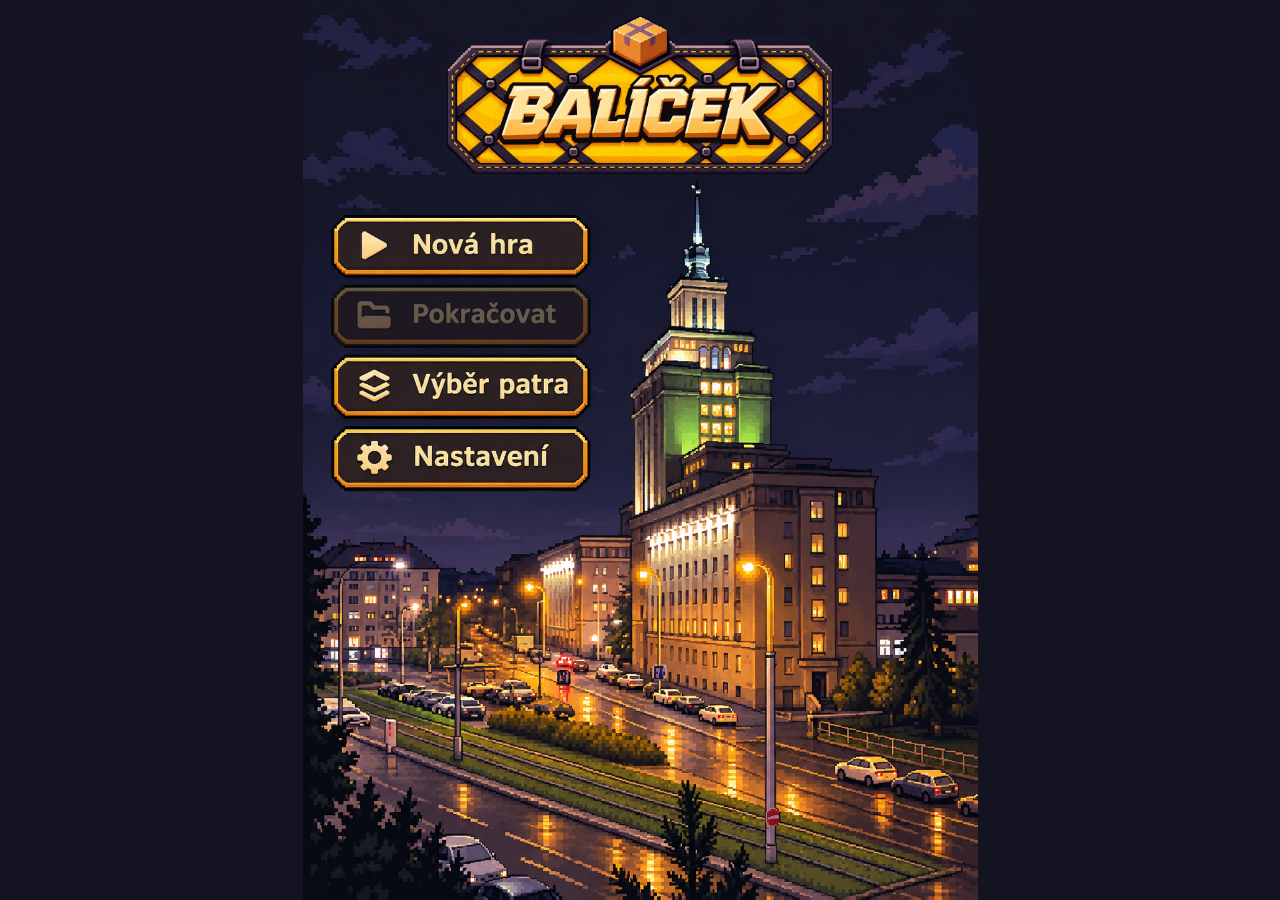
<file: index.html>
<!doctype html>
<html lang="cs">
<head>
  <meta charset="utf-8">
  <meta name="viewport" content="width=device-width,initial-scale=1,viewport-fit=cover">
  <title>BALÍČEK</title>
  <link rel="stylesheet" href="assets/balik-ui.css?v=4">
  <script src="assets/balik-progress.js?v=6" defer></script>
  <script src="assets/game-name.js" defer></script>
  <script src="assets/balik-sound.js?v=3" defer></script>
  <script src="assets/title-audio.js?v=2" defer></script>
  <script src="assets/balik-menu.js?v=7" defer></script>
</head>
<body class="hotel-home">
  <main>
    <img class="hotel-home-art" alt="Noční Hotel International" src="assets/home-background.webp">
    <h1 class="hotel-home-logo">
      <img src="assets/home-logo.jpg" width="1280" height="548" alt="BALÍČEK">
    </h1>
    <button class="home-hit" style="--hit-top:24.2%" type="button" aria-label="Nová hra" id="new"></button>
    <button class="home-hit" style="--hit-top:31.9%" type="button" aria-label="Pokračovat" id="resume" disabled></button>
    <button class="home-hit" style="--hit-top:39.7%" type="button" aria-label="Výběr patra" id="floors"></button>
    <button class="home-hit" style="--hit-top:47.7%" type="button" aria-label="Nastavení" id="settings"></button>
    <p id="home-status" class="home-status" role="status"></p>
  </main>
</body>
</html>
</file>
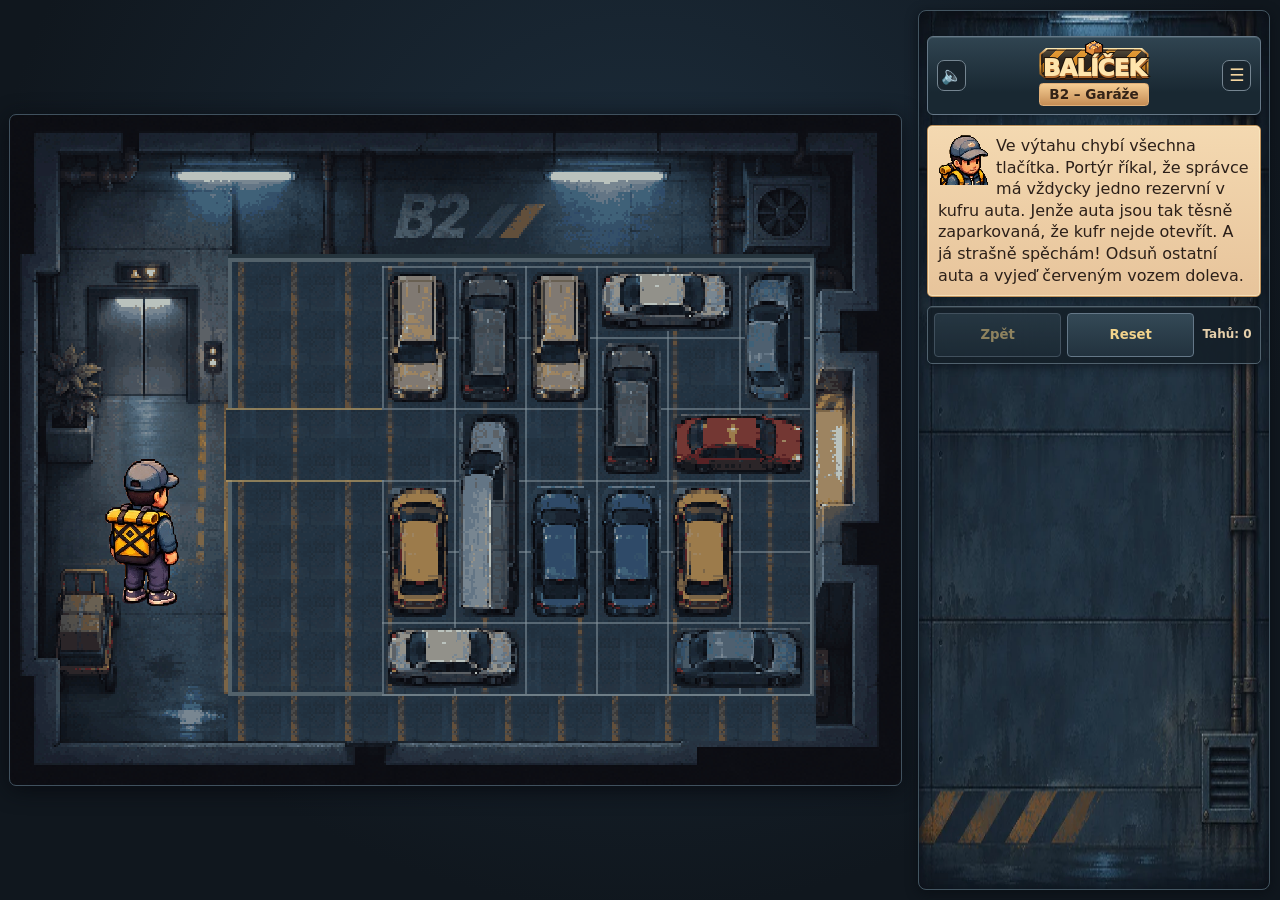
<file: b2/index.html>
<!doctype html>
<html lang="cs" data-balik-floor="B2">
<head>
  <meta charset="utf-8">
  <meta name="viewport" content="width=device-width, initial-scale=1, viewport-fit=cover">
  <title>BALÍČEK | B2 – Garáže</title>
  <script src="../assets/balik-progress.js?v=6"></script>
  <link rel="stylesheet" href="../assets/elevator.css?v=2">
  <link rel="stylesheet" href="../assets/game-name.css?v=2">
  <link rel="stylesheet" href="../assets/balik-ui.css?v=3">
  <style>
    * { box-sizing: border-box; }
    body {
      margin: 0;
      background: #10171e;
      color: #e9d9b6;
      font: 16px/1.45 monospace;
    }
    main {
      width: min(100%, 860px);
      margin: 0 auto;
      padding: max(12px, env(safe-area-inset-top)) max(12px, env(safe-area-inset-right))
        max(12px, env(safe-area-inset-bottom)) max(12px, env(safe-area-inset-left));
    }
    .parking { position: relative; }
    canvas {
      display: block;
      width: 100%;
      height: auto;
      background: #151d24;
      image-rendering: pixelated;
      touch-action: none;
      cursor: grab;
    }
    canvas.dragging { cursor: grabbing; }
    .courier-message {
      display: grid;
      grid-template-columns: clamp(40px, 12vw, 62px) 1fr;
      align-items: center;
      gap: 10px;
      margin: 10px 0;
      padding: 10px 12px;
      border: 1px solid #a7764a;
      border-radius: .5rem;
      background: #f2caa0;
      color: #2c2019;
      box-shadow: inset 0 0 0 1px #ffdfae;
      font-family: system-ui, sans-serif;
    }
    .message {
      margin: 0;
      font-size: clamp(14px, 2.8vw, 16px);
      line-height: 1.3;
    }
    .controls {
      display: flex;
      flex-wrap: wrap;
      gap: 8px;
      align-items: center;
    }
    button {
      min-height: 44px;
      padding: 8px 12px;
      border: 1px solid #7d7156;
      border-radius: 4px;
      background: #28343e;
      color: #f2d38b;
      font: bold 15px/1.4 monospace;
      cursor: pointer;
      touch-action: manipulation;
    }
    button:disabled { cursor: default; opacity: .55; }
    button:focus-visible {
      outline: 2px solid #f2c65c;
      outline-offset: 3px;
    }
    .parking .floor-pickup {
      position: absolute;
      min-height: 0;
      padding: 0;
      border: 3px ridge var(--floor-button-rim);
      border-radius: 50%;
      background: var(--floor-button-brass);
      color: var(--floor-button-ink);
      font-size: clamp(11px, 3.4vw, 20px);
      box-shadow: 0 0 9px #ffca667f;
    }
    .parking .floor-pickup::before {
      position: absolute;
      content: "";
      inset: -8px;
    }
    .parking .elevator-entry {
      min-height: 0;
      padding: 0;
      border: 2px solid #f2c65c;
      border-radius: 3px;
      background: #f2c65c14;
    }
    .trunk {
      position: absolute;
      min-height: 0;
      padding: 0;
      border: 2px solid #f2c65c;
      border-radius: 3px;
      background: #f2c65c23;
      box-shadow: 0 0 12px #f2c65c7c;
    }
    .trunk::before {
      position: absolute;
      content: "";
      inset: -7px;
    }
    .garage-courier {
      position: absolute;
      left: 10.6%;
      bottom: 26.5%;
      width: 8.6%;
      aspect-ratio: 150/292;
    }
    [hidden] { display: none; }
  </style>
  <link rel="stylesheet" href="landscape.css?v=1" media="(orientation: landscape) and (min-width: 540px)">
  <script src="../assets/elevator.js?v=7" defer></script>
  <script src="../assets/balik-sound.js?v=3" defer></script>
  <script src="audio.js?v=3" defer></script>
  <script src="game.js?v=8" defer></script>
  <script src="../assets/game-name.js" defer></script>
  <script src="../assets/balik-menu.js?v=7" defer></script>
</head>
<body>
  <main data-floor="B2">
    <header class="floor-header">
      <button class="floor-control" id="sound-toggle" type="button" aria-label="Zvuk" aria-pressed="true" title="Ztlumit zvuk">🔈</button>
      <h1 class="floor-brand">
        <span class="game-brand game-brand--floor">
          <img class="game-brand-parcel" src="../assets/brand-parcel.png" width="120" height="101" alt="">
          <span class="game-brand-name" data-game-name>BALÍČEK</span>
        </span>
        <span class="floor-label">B2 – Garáže</span>
      </h1>
      <button class="floor-control" id="balik-menu-toggle" type="button" aria-label="Otevřít menu hry">☰</button>
    </header>
    <div class="parking">
      <canvas id="parking" width="450" height="338" aria-label="Parkovací rébus">
        Odsuň auta z dráhy červeného vozu a vyjeď s ním doleva.
      </canvas>
      <span class="courier courier-standing garage-courier" role="img" aria-label="Kurýr"></span>
      <button class="trunk" id="trunk" type="button" aria-label="Otevřít kufr" hidden></button>
      <button class="floor-button floor-pickup" id="pickup" type="button" aria-label="Vyzvednout tlačítko B1" hidden>B1</button>
      <button class="elevator-entry" id="elevator-entry" type="button" aria-label="Nastoupit do výtahu" hidden></button>
    </div>
    <div class="garage-briefing">
      <div class="courier-message">
        <span class="courier courier-portrait" aria-hidden="true"></span>
        <p class="message" id="message" data-dialogue-voice="courier" role="status"></p>
      </div>
      <div class="controls">
        <button id="undo" type="button" disabled>Zpět</button>
        <button id="reset" type="button">Reset</button>
        <span id="count">Tahů: 0</span>
      </div>
    </div>
  </main>
</body>
</html>
</file>
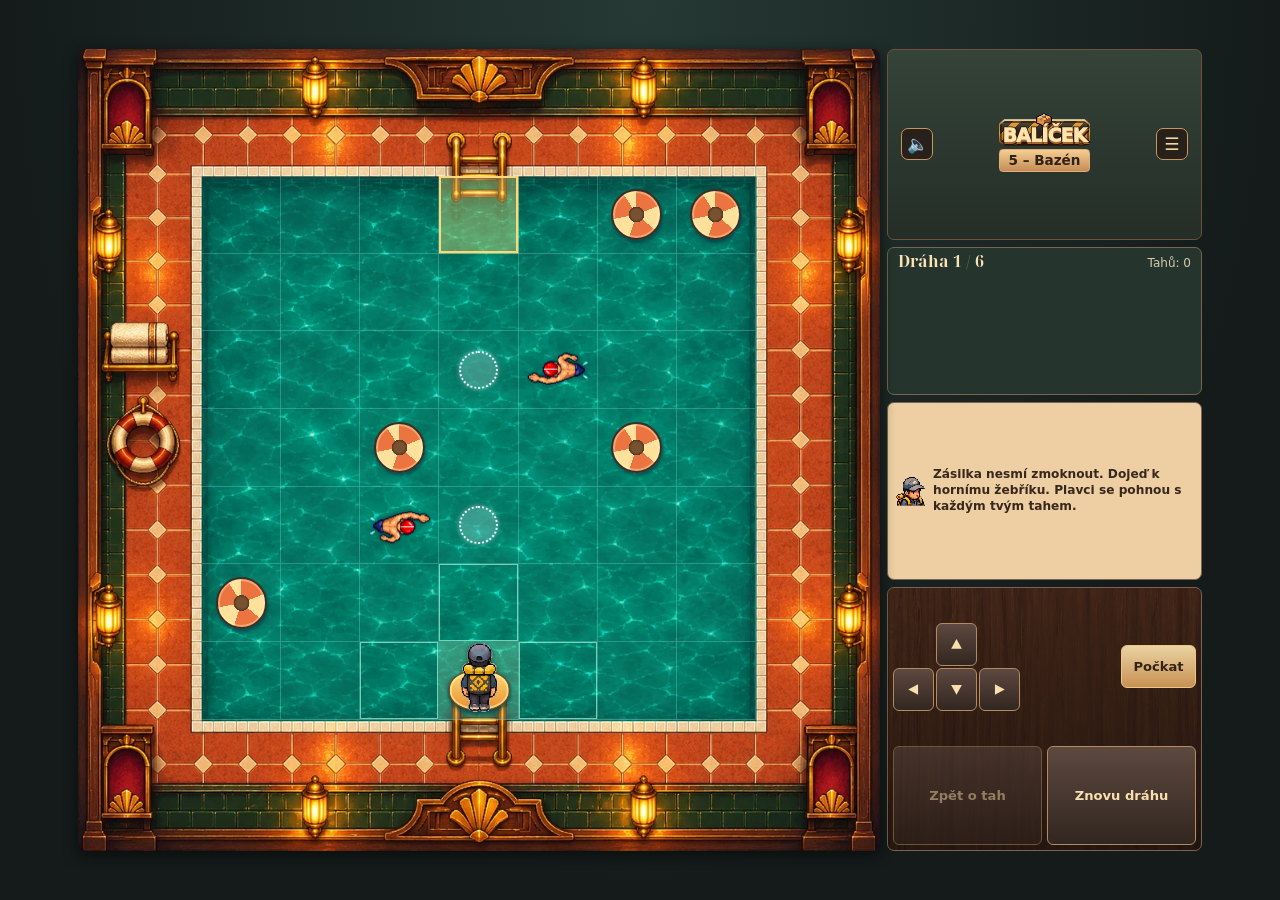
<file: bazen/index.html>
<!doctype html>
<html lang="cs" data-balik-floor="5">
<head>
  <meta charset="utf-8">
  <meta name="viewport" content="width=device-width,initial-scale=1,viewport-fit=cover">
  <title>BALÍČEK | 5 – Bazén</title>
  <script src="../assets/balik-progress.js?v=6"></script>
  <link rel="stylesheet" href="../assets/game-name.css?v=2">
  <link rel="stylesheet" href="../assets/balik-ui.css?v=3">
  <link rel="stylesheet" href="../assets/elevator.css?v=2">
  <link rel="stylesheet" href="pool.css?v=1">
  <link rel="preload" as="image" href="art/pool.webp">
  <link rel="preload" as="image" href="art/swimmer.webp">
  <script src="../assets/game-name.js" defer></script>
  <script src="../assets/balik-sound.js?v=3" defer></script>
  <script src="../assets/elevator.js?v=7" defer></script>
  <script src="audio.js?v=1" defer></script>
  <script src="pool.js?v=2" defer></script>
  <script src="../assets/balik-menu.js?v=7" defer></script>
</head>
<body>
  <main class="pool-level" data-floor="5">
    <header class="floor-header">
      <button class="floor-control" id="sound-toggle" type="button" aria-label="Zvuk">🔈</button>
      <h1 class="floor-brand">
        <span class="game-brand game-brand--floor">
          <img src="../assets/brand-parcel.png" class="game-brand-parcel" width="120" height="101" alt="">
          <span class="game-brand-name" data-game-name>BALÍČEK</span>
        </span>
        <span class="floor-label">5 – Bazén</span>
      </h1>
      <button class="floor-control" id="balik-menu-toggle" type="button" aria-label="Otevřít menu hry">☰</button>
    </header>

    <section class="course" aria-label="Stav dráhy">
      <strong id="course-label">Dráha 1 / 6</strong>
      <span id="move-count">Tahů: 0</span>
    </section>

    <div class="pool-scene">
      <div class="pool-grid" role="group" aria-label="Dráha v bazénu">
        <div class="pool-tiles"></div>
        <div class="pool-tokens" aria-hidden="true"></div>
      </div>
    </div>

    <div class="pool-dialogue">
      <span class="courier courier-portrait" aria-hidden="true"></span>
      <p id="pool-line" role="status" data-dialogue-voice="courier"></p>
    </div>

    <div class="pool-controls">
      <div class="pool-steering">
        <div class="pool-dpad" role="group" aria-label="Pohyb kurýra">
          <button type="button" data-move="up" aria-label="Vzhůru"></button>
          <button type="button" data-move="left" aria-label="Doleva"></button>
          <button type="button" data-move="down" aria-label="Dolů"></button>
          <button type="button" data-move="right" aria-label="Doprava"></button>
        </div>
        <button class="pool-action" type="button" data-move="wait">Počkat</button>
      </div>
      <div class="pool-tools">
        <button type="button" id="undo-turn">Zpět o tah</button>
        <button type="button" id="reset-course">Znovu dráhu</button>
      </div>
      <button class="pool-action pool-next" type="button" id="next-course" hidden>Další dráha</button>
    </div>
    <button id="reset" type="button" hidden>Restartovat patro</button>
  </main>

  <dialog id="gym-preview" class="hotel-menu" aria-labelledby="gym-title">
    <header class="hotel-menu-header">
      <h2 id="gym-title">6 – Posilovna</h2>
      <form method="dialog"><button class="hotel-menu-close" aria-label="Zavřít">×</button></form>
    </header>
    <div class="hotel-menu-content">
      <p>Tlačítko 6 je v panelu. Posilovna se připravuje.</p>
      <a class="hotel-action" href="../">Hlavní obrazovka</a>
    </div>
  </dialog>
</body>
</html>
</file>
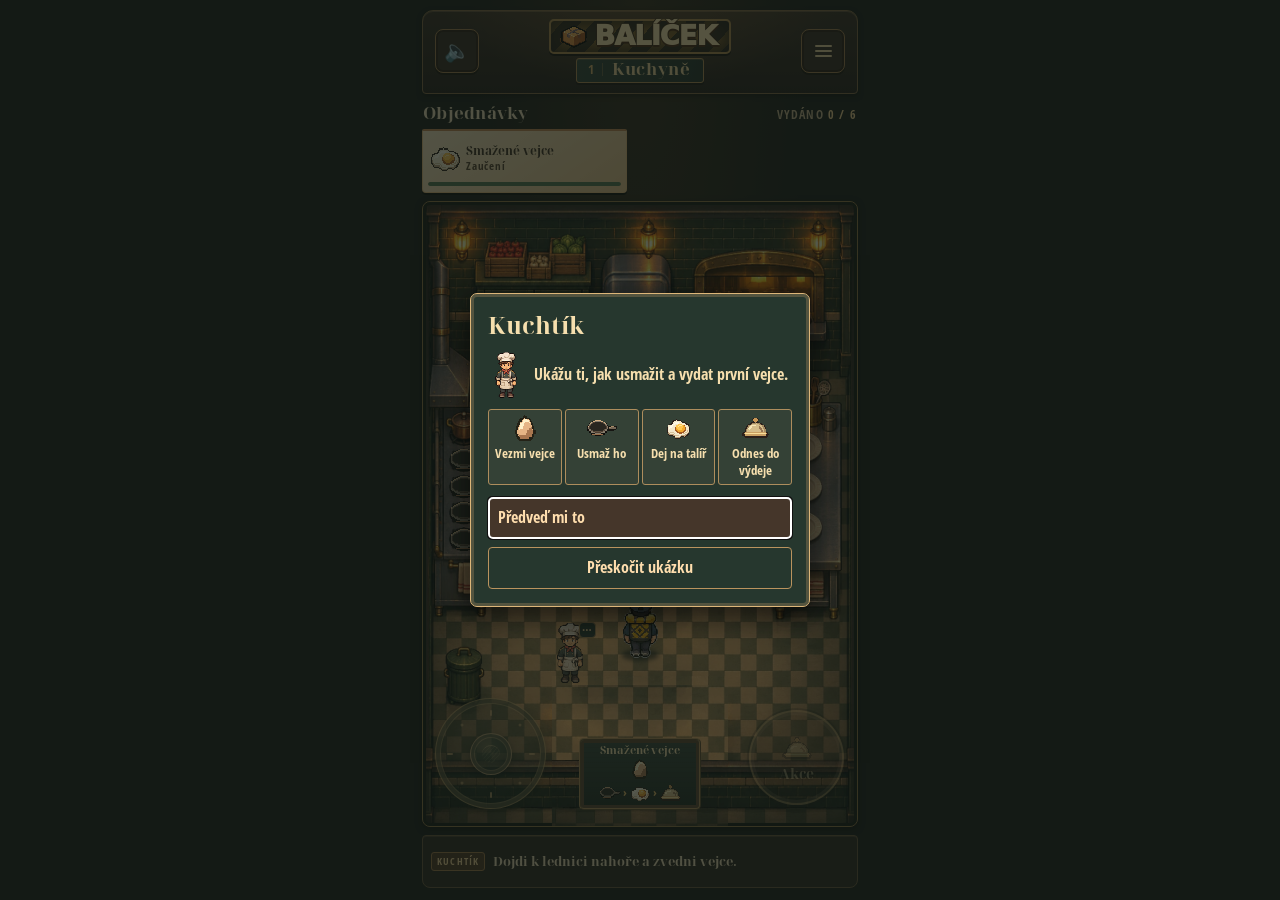
<file: kuchyne/index.html>
<!doctype html>
<html lang="cs" data-balik-floor="1">
<head>
  <meta charset="utf-8">
  <meta name="viewport" content="width=device-width, initial-scale=1">
  <title>BALÍČEK · 1 – Kuchyně</title>
  <script src="../assets/balik-progress.js?v=6"></script>
  <link rel="preload" href="art/courier-walk.webp" as="image">
  <link rel="stylesheet" href="../assets/game-name.css?v=2">
  <link rel="stylesheet" href="../assets/balik-ui.css?v=3">
  <link rel="stylesheet" href="../assets/elevator.css?v=2">
  <link rel="stylesheet" href="kuchyne.css?v=7">
  <script src="../assets/game-name.js" defer></script>
  <script src="../assets/balik-sound.js?v=3" defer></script>
  <script src="../assets/elevator.js?v=7" defer></script>
  <script src="audio.js?v=3" defer></script>
  <script src="kuchyne.js?v=9" defer></script>
  <script src="../assets/balik-menu.js?v=7" defer></script>
</head>
<body>
  <main class="game" data-floor="1">
    <header class="game-head">
      <button class="head-button" id="sound-toggle" type="button" aria-label="Zvuk"></button>
      <div class="game-heading">
        <div class="brand"><img src="../assets/brand-parcel.png" alt=""><span data-game-name>BALÍČEK</span></div>
        <h1><span>1</span> Kuchyně</h1>
      </div>
      <button class="head-button" id="balik-menu-toggle" type="button" aria-label="Menu"><span class="menu" aria-hidden="true"></span></button>
    </header>

    <section class="orders" aria-label="Objednávky">
      <div class="orders-heading"><h2>Objednávky</h2><span class="served"></span></div>
      <ul class="tickets"></ul>
    </section>

    <section class="kitchen" aria-label="Hotelová kuchyně">
      <span class="station" hidden></span>
      <span class="burner-focus" aria-hidden="true" hidden></span>
      <span class="plate-focus" aria-hidden="true" hidden></span>
      <span class="guide-target" aria-hidden="true" hidden></span>
      <div class="kitchen-effects"></div>
      <div class="kitchen-floor-cover" aria-hidden="true"><span></span><span></span><span></span><span></span></div>
      <button class="cook" type="button" aria-label="Kuchtík – ukázat postup">
        <span class="cook-body"></span>
        <span class="carry-stack cook-carry" hidden><img class="held-plate" src="art/plate.png" alt="" hidden><img class="cook-food" alt=""></span>
      </button>
      <div class="actor" aria-label="Kurýr se žlutým batohem">
        <span class="player-sprite"></span>
        <span class="carry-stack" hidden><img class="held-plate" src="art/plate.png" alt="" hidden><img class="held" alt=""></span>
      </div>
      <button class="recipe-preview" type="button" aria-label="Otevřít obrázkový recept"></button>
      <div class="kitchen-lift" aria-hidden="true" hidden>
        <img src="art/lift-leaf-left.webp" alt=""><img src="art/lift-leaf-right.webp" alt="">
      </div>
      <button class="lift-return" type="button" aria-label="Otevřít panel výtahu" hidden></button>
      <span class="floor-button handoff" aria-hidden="true" hidden>2</span>
      <div class="stick" role="group" aria-label="Osmisměrný ovladač. Táhni palcem a uvolni pro zastavení.">
        <div class="stick-marks" aria-hidden="true"></div><span class="stick-cap" aria-hidden="true"></span>
      </div>
      <div class="burner-controls" role="group" aria-label="Výběr plotýnky" hidden></div>
      <button class="action" type="button" disabled><span class="action-glyph"></span><span class="action-label">Akce</span></button>
    </section>

    <footer class="status"><span class="status-name">Kurýr</span><span class="status-message" role="status">„Dobře. Ale vařím naposledy.“</span></footer>
    <button id="reset" type="button" hidden>Restartovat patro</button>
  </main>

  <dialog class="kitchen-dialog" id="kitchen-panel" aria-labelledby="panel-title">
    <h2 id="panel-title"></h2>
    <div class="panel-body"></div>
    <form method="dialog"><button class="panel-close">Zavřít</button></form>
  </dialog>
</body>
</html>
</file>
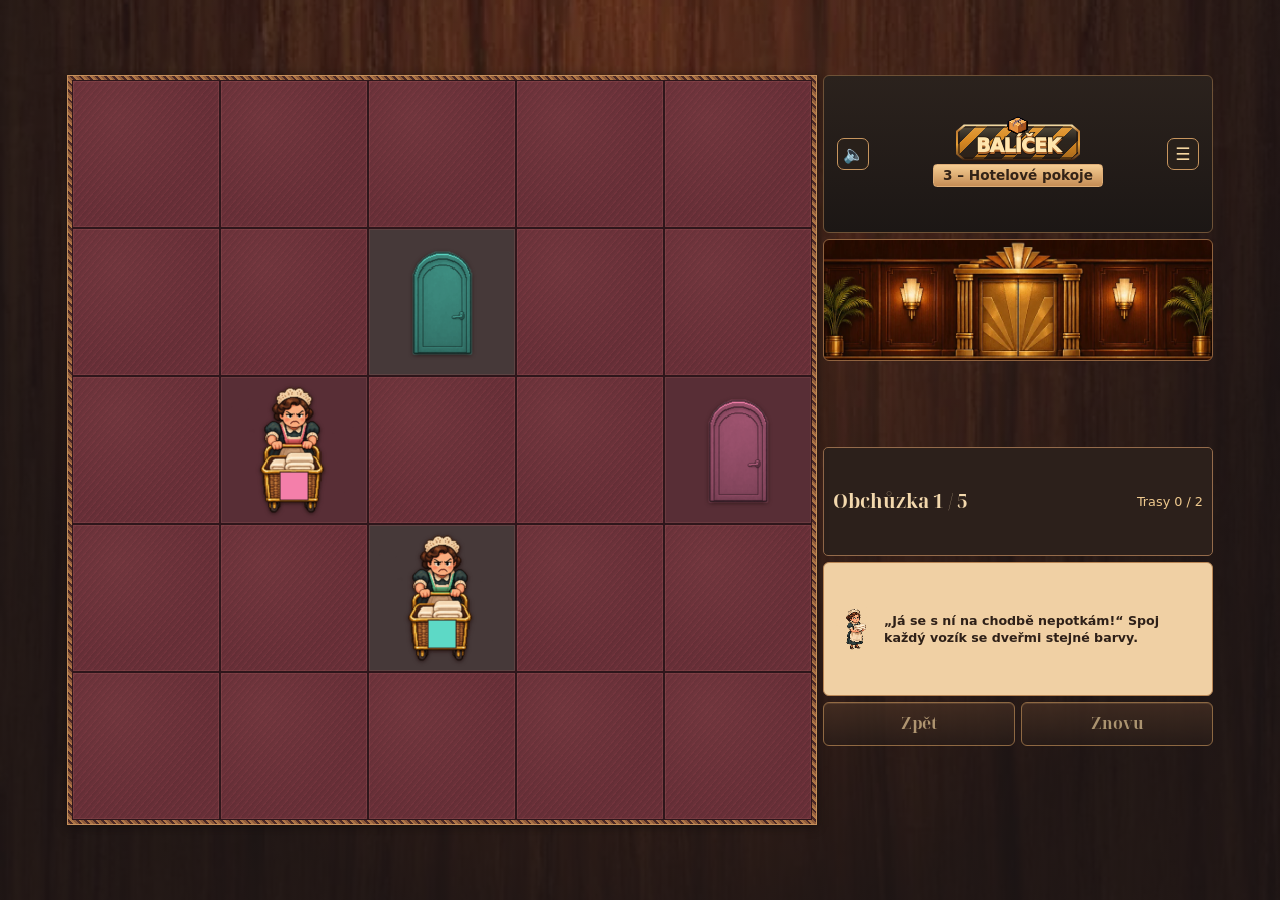
<file: pokoje/index.html>
<!doctype html>
<html lang="cs" data-balik-floor="3">
<head>
  <meta charset="utf-8">
  <meta name="viewport" content="width=device-width,initial-scale=1,viewport-fit=cover">
  <title>BALÍČEK | 3 – Hotelové pokoje</title>
  <script src="../assets/balik-progress.js?v=6"></script>
  <link rel="stylesheet" href="../assets/game-name.css?v=2">
  <link rel="stylesheet" href="../assets/balik-ui.css?v=3">
  <link rel="stylesheet" href="../assets/elevator.css?v=2">
  <link rel="stylesheet" href="rooms.css?v=2">
  <link rel="preload" as="image" href="art/hall.webp">
  <script src="../assets/game-name.js" defer></script>
  <script src="../assets/balik-sound.js?v=3" defer></script>
  <script src="../assets/elevator.js?v=7" defer></script>
  <script src="audio.js?v=2" defer></script>
  <script src="layouts.js?v=1" defer></script>
  <script src="rooms.js?v=2" defer></script>
  <script src="../assets/balik-menu.js?v=7" defer></script>
</head>
<body>
  <main class="room-level" data-floor="3">
    <header class="floor-header">
      <button class="floor-control" id="sound-toggle" type="button" aria-label="Zvuk">🔈</button>
      <h1 class="floor-brand">
        <span class="game-brand game-brand--floor">
          <img src="../assets/brand-parcel.png" class="game-brand-parcel" width="120" height="101" alt="">
          <span class="game-brand-name" data-game-name>BALÍČEK</span>
        </span>
        <span class="floor-label">3 – Hotelové pokoje</span>
      </h1>
      <button class="floor-control" id="balik-menu-toggle" type="button" aria-label="Otevřít menu hry">☰</button>
    </header>

    <div class="room-hall">
      <button type="button" class="hotel-action hall-lift" id="hall-lift" hidden>Otevřít výtah</button>
    </div>

    <section class="room-progress" aria-label="Stav obchůzky">
      <strong id="walk-label"></strong>
      <output id="route-count" aria-live="polite"></output>
    </section>

    <div class="carpet">
      <div class="room-map" role="group" aria-label="Mapa hotelového patra" aria-describedby="room-instructions">
        <div class="room-tiles"></div>
        <svg class="room-routes" aria-hidden="true"></svg>
        <div class="room-walkers" aria-hidden="true"></div>
      </div>
    </div>

    <p id="room-instructions" class="visually-hidden">Spoj vozíky se dveřmi stejné barvy. Prstem táhni po políčkách. Na klávesnici použij šipky a Enter. Trasy se nesmějí potkat.</p>
    <div class="room-dialogue">
      <span class="room-portrait" aria-hidden="true"></span>
      <p id="room-line" role="status" data-dialogue-voice="receptionist"></p>
      <span class="room-reward" aria-label="Tlačítko 4" hidden>4</span>
    </div>

    <div class="room-controls">
      <div class="room-edit">
        <button type="button" class="hotel-action" id="undo-route" disabled>Zpět</button>
        <button type="button" class="hotel-action" id="reset-walk" disabled>Znovu</button>
      </div>
      <button type="button" class="hotel-action hotel-primary room-next" id="next-walk" hidden>Další obchůzka</button>
    </div>
    <button type="button" id="reset" hidden>Restartovat patro</button>
  </main>
</body>
</html>
</file>
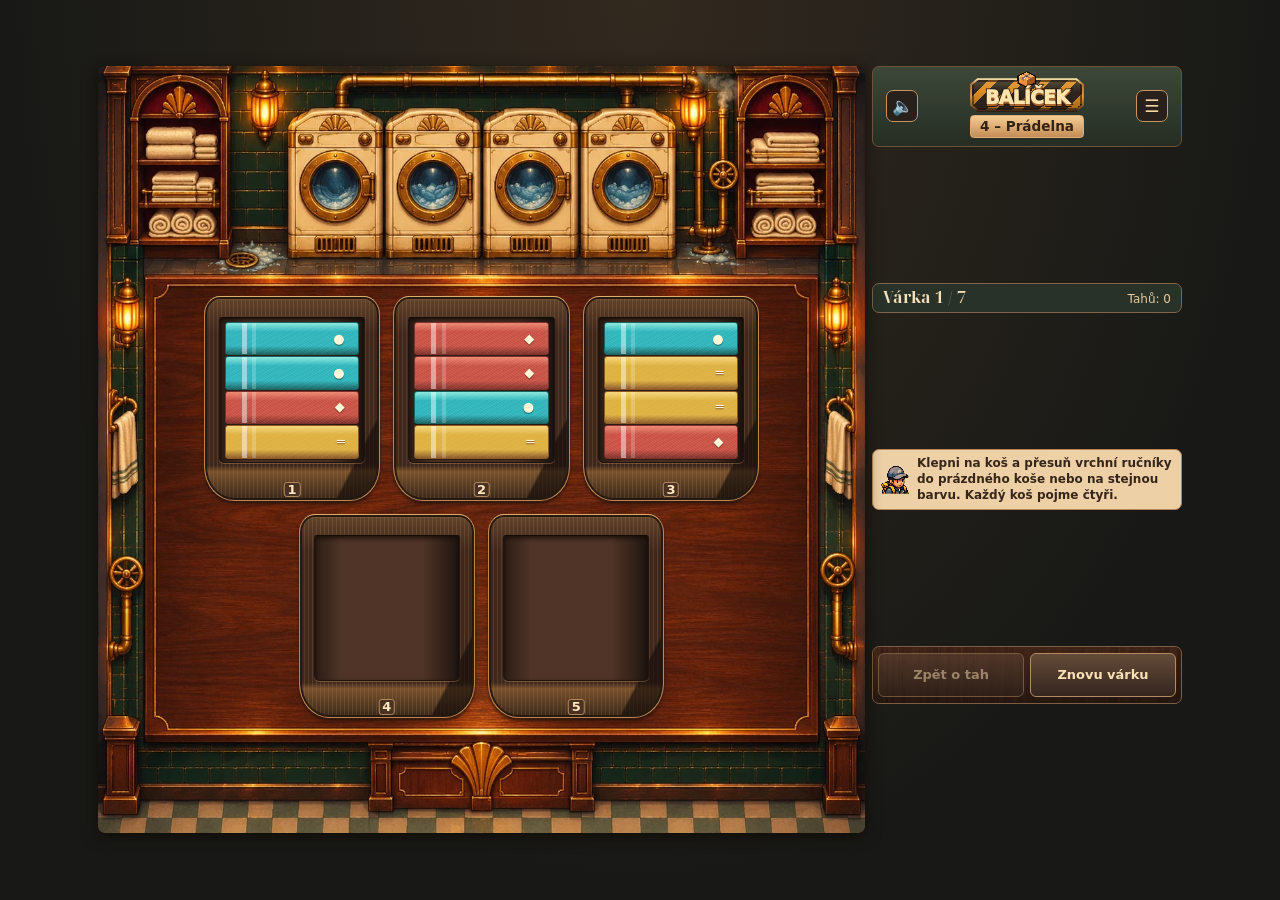
<file: pradelna/index.html>
<!doctype html>
<html lang="cs" data-balik-floor="4">
<head>
  <meta charset="utf-8">
  <meta name="viewport" content="width=device-width,initial-scale=1,viewport-fit=cover">
  <title>BALÍČEK | 4 – Prádelna</title>
  <script src="../assets/balik-progress.js?v=6"></script>
  <link rel="stylesheet" href="../assets/game-name.css?v=2">
  <link rel="stylesheet" href="../assets/balik-ui.css?v=3">
  <link rel="stylesheet" href="../assets/elevator.css?v=2">
  <link rel="stylesheet" href="laundry.css?v=2">
  <link rel="preload" as="image" href="art/laundry.webp">
  <script src="../assets/game-name.js" defer></script>
  <script src="../assets/balik-sound.js?v=3" defer></script>
  <script src="../assets/elevator.js?v=7" defer></script>
  <script src="audio.js?v=1" defer></script>
  <script src="laundry.js?v=2" defer></script>
  <script src="../assets/balik-menu.js?v=7" defer></script>
</head>
<body>
  <main class="laundry-level" data-floor="4">
    <header class="floor-header">
      <button class="floor-control" id="sound-toggle" type="button" aria-label="Zvuk">🔈</button>
      <h1 class="floor-brand">
        <span class="game-brand game-brand--floor">
          <img src="../assets/brand-parcel.png" class="game-brand-parcel" width="120" height="101" alt="">
          <span class="game-brand-name" data-game-name>BALÍČEK</span>
        </span>
        <span class="floor-label">4 – Prádelna</span>
      </h1>
      <button class="floor-control" id="balik-menu-toggle" type="button" aria-label="Otevřít menu hry">☰</button>
    </header>

    <section class="laundry-progress" aria-label="Stav třídění">
      <strong id="set-label">Várka 1 / 7</strong>
      <span id="move-count">Tahů: 0</span>
    </section>

    <div class="laundry-room">
      <div class="laundry-board" role="group" aria-label="Koše s ručníky"></div>
    </div>

    <div class="laundry-dialogue">
      <span class="courier courier-portrait" aria-hidden="true"></span>
      <p id="laundry-line" role="status" data-dialogue-voice="courier"></p>
    </div>

    <div class="laundry-controls">
      <button type="button" id="undo-sort" disabled>Zpět o tah</button>
      <button type="button" id="reset-set">Znovu várku</button>
      <button type="button" class="laundry-primary" id="next-set" hidden>Další várka</button>
    </div>

    <button id="reset" type="button" hidden>Restartovat patro</button>
  </main>
</body>
</html>
</file>
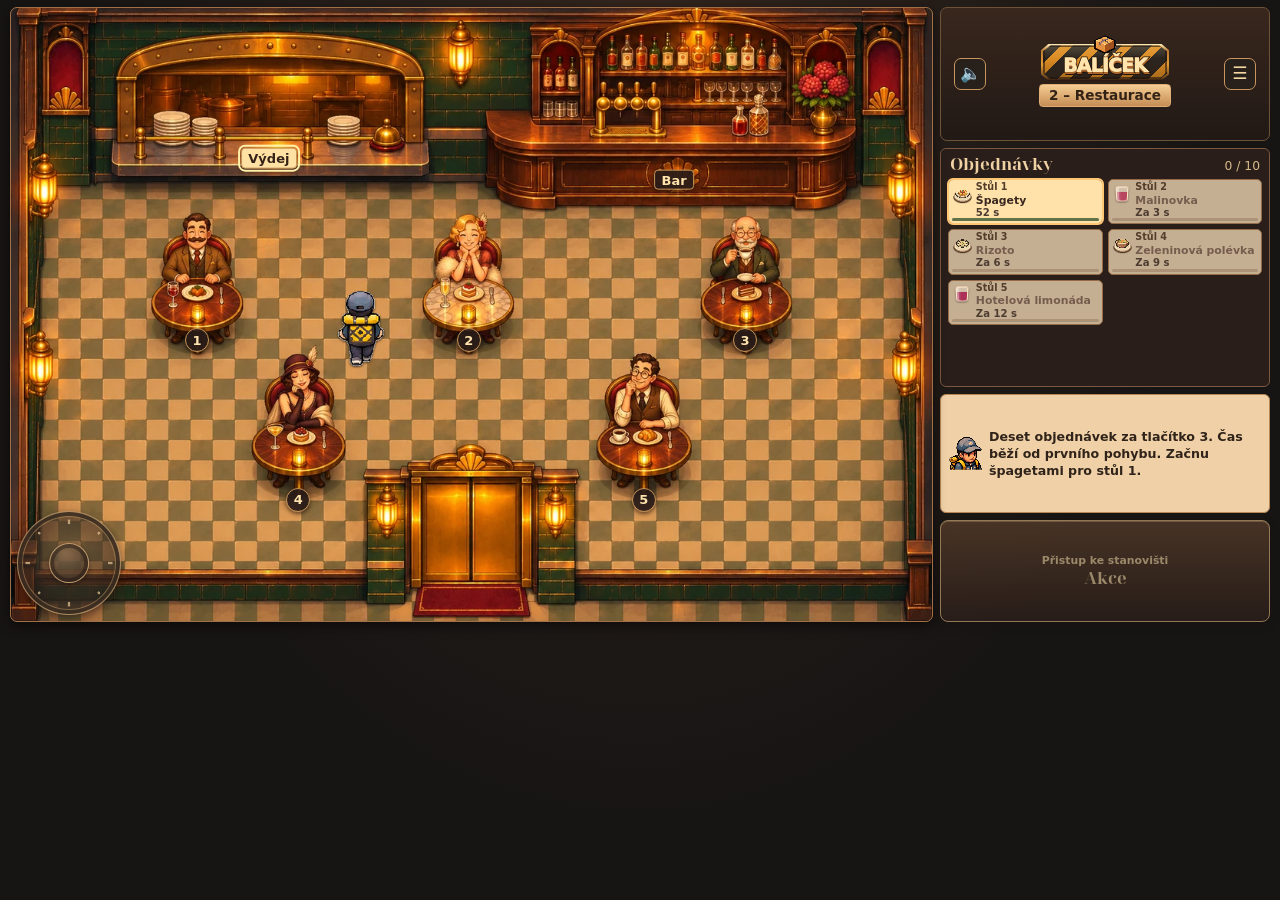
<file: restaurace/index.html>
<!doctype html>
<html lang="cs" data-balik-floor="2">
<head>
  <meta charset="utf-8">
  <meta name="viewport" content="width=device-width,initial-scale=1,viewport-fit=cover">
  <title>BALÍČEK | 2 – Restaurace</title>
  <script src="../assets/balik-progress.js?v=6"></script>
  <link rel="stylesheet" href="../assets/game-name.css?v=2">
  <link rel="stylesheet" href="../assets/balik-ui.css?v=3">
  <link rel="stylesheet" href="../assets/elevator.css?v=2">
  <link rel="stylesheet" href="restaurant.css?v=2">
  <link rel="preload" as="image" href="art/bistro.webp?v=2">
  <script src="../assets/game-name.js" defer></script>
  <script src="../assets/balik-sound.js?v=3" defer></script>
  <script src="../assets/elevator.js?v=7" defer></script>
  <script src="audio.js?v=1" defer></script>
  <script src="pour.js?v=2" defer></script>
  <script src="restaurant.js?v=5" defer></script>
  <script src="../assets/balik-menu.js?v=7" defer></script>
</head>
<body>
  <main class="restaurant" data-floor="2">
    <header class="floor-header">
      <button class="floor-control" id="sound-toggle" type="button" aria-label="Zvuk">🔈</button>
      <h1 class="floor-brand">
        <span class="game-brand game-brand--floor">
          <img src="../assets/brand-parcel.png" class="game-brand-parcel" width="120" height="101" alt="">
          <span class="game-brand-name" data-game-name>BALÍČEK</span>
        </span>
        <span class="floor-label">2 – Restaurace</span>
      </h1>
      <button class="floor-control" id="balik-menu-toggle" type="button" aria-label="Otevřít menu hry">☰</button>
    </header>

    <section class="ticket-panel" aria-labelledby="ticket-title">
      <div class="ticket-heading">
        <h2 id="ticket-title">Objednávky</h2>
        <span id="tally">0 / 10</span>
      </div>
      <ol class="restaurant-tickets"></ol>
    </section>

    <div class="bistro" aria-label="Hotelové bistro s pěti stoly">
      <span class="station-sign" data-station="pass">Výdej</span>
      <span class="station-sign" data-station="bar">Bar</span>
      <span class="station-sign" data-station="lift" hidden>Výtah</span>
      <div class="table-markers" aria-hidden="true"></div>
      <div class="bistro-lift" hidden aria-hidden="true"><i></i><i></i></div>
      <div class="waiter" role="img" aria-label="Kurýr">
        <span class="waiter-sprite" aria-hidden="true"></span>
        <span class="waiter-item" hidden aria-hidden="true"></span>
      </div>
    </div>

    <div class="restaurant-status">
      <span class="courier courier-portrait" aria-hidden="true"></span>
      <p id="restaurant-line" role="status" data-dialogue-voice="courier"></p>
    </div>

    <div class="service-controls">
      <div class="service-stick" role="group" aria-label="Osmisměrné ovládání pohybu">
        <span class="stick-marks" aria-hidden="true"></span>
        <span class="stick-cap" aria-hidden="true"></span>
      </div>
      <button class="service-action" type="button" aria-keyshortcuts="E" disabled>
        <span class="action-spot">Přistup ke stanovišti</span>
        <strong class="action-name">Akce</strong>
      </button>
    </div>

    <button id="reset" type="button" hidden>Restartovat patro</button>
  </main>

  <dialog id="pour-panel" class="hotel-menu" aria-labelledby="pour-title">
    <header class="hotel-menu-header">
      <h2 id="pour-title"></h2>
      <button type="button" class="hotel-menu-close" id="pour-close" aria-label="Zavřít nalévání">×</button>
    </header>
    <div class="hotel-menu-content pour-content">
      <div class="pour-meta"><span id="pour-layer"></span><span id="pour-time"></span></div>
      <p>Pusť tlačítko ještě pod zlatým pásmem. Po puštění nápoj chvíli dotéká.</p>
      <div class="glass-meter" role="meter" aria-label="Nalitý objem" aria-valuemin="0" aria-valuemax="100" aria-valuenow="0">
        <span class="glass-liquid"></span>
        <span class="glass-base"></span>
        <span class="glass-goal"></span>
      </div>
      <p class="pour-message" role="status"></p>
      <button class="hotel-action hotel-primary" type="button" id="pour-hold">Podrž pro nalévání</button>
    </div>
  </dialog>
</body>
</html>
</file>
<file: assets/balik-ui.css>
.floor-header {
  position: relative;
  z-index: 1;
  display: grid;
  grid-template-columns: 36px minmax(0, 1fr) 36px;
  place-items: center;
  gap: .6rem;
  padding: .5rem .7rem;
  background: linear-gradient(#2b221d, #1c1715);
  border: 1px solid #6e5237;
  border-radius: .5rem .5rem 0 0;
  color: #f6d9a7;
}

.floor-header .floor-brand {
  display: grid;
  justify-items: center;
  gap: .2rem;
  margin: 0;
}

.floor-label {
  padding: .15em .65em;
  border: 1px solid #dfae77;
  border-radius: .28em;
  background: linear-gradient(#f5cd93, #c58d55);
  color: #332317;
  font: 750 .85rem/1.25 system-ui, sans-serif;
  white-space: nowrap;
}

.floor-header .floor-control {
  position: relative;
  display: grid;
  place-items: center;
  width: 32px;
  height: 32px;
  min-height: 0;
  padding: 0;
  border: 1px solid #c7955e;
  border-radius: 7px;
  background: #28201a;
  color: #f5d6a0;
  font: 17px/1 system-ui, "Apple Color Emoji", "Segoe UI Emoji", "Noto Color Emoji", sans-serif;
  -webkit-tap-highlight-color: transparent;
}

.floor-control::before {
  position: absolute;
  content: "";
  inset: -6px;
}

.floor-control:focus-visible {
  outline: 2px solid #f9d187;
  outline-offset: 2px;
}

.floor-control[aria-pressed="false"] { border-color: #745641; }

.courier {
  background-repeat: no-repeat;
  background-size: 100% 100%;
  image-rendering: pixelated;
  pointer-events: none;
}

.courier-standing {
  background-image: url("reception-courier-standing.png");
}

.courier-portrait {
  aspect-ratio: 1;
  background-image: url("reception-courier-portrait.png");
}

.sound-settings {
  min-inline-size: 0;
  margin: .75rem 0;
  padding: .45rem .7rem .35rem;
  border: 1px solid #805b3e;
  border-radius: .4rem;
}

.sound-settings legend { padding: 0 .25rem; }

.sound-enabled {
  display: flex;
  align-items: center;
  gap: .55rem;
  padding: .1rem 0 .45rem;
}

.sound-level {
  display: grid;
  grid-template-columns: 1fr auto;
  align-items: center;
  gap: .25rem .7rem;
  margin: .3rem 0;
}

.sound-level output {
  color: #e3bb7c;
  font-variant-numeric: tabular-nums;
}

.sound-level input {
  grid-column: 1 / -1;
  width: 100%;
  height: 1.75rem;
  margin: 0;
  accent-color: #e0ac64;
}

.sound-enabled input {
  width: 1.05rem;
  height: 1.05rem;
  margin: 0;
  accent-color: #e0ac64;
}

@font-face {
  font-family: "Hotel menu serif";
  src: url("../kuchyne/art/hotel-serif.ttf") format("truetype");
  font-style: normal;
  font-display: swap;
}

.hotel-home {
  display: grid;
  place-items: center;
  min-height: 100dvh;
  margin: 0;
  background: #141322;
  color: #ffe4b7;
  font: 16px system-ui, sans-serif;
}

.hotel-home main {
  position: relative;
  width: min(100vw, 75dvh);
  aspect-ratio: 3/4;
}

.hotel-home-art { display: block; width: 100%; height: 100%; }
.hotel-home-logo {
  position: absolute;
  inset: 1.25% auto auto 50%;
  width: 60.4%;
  margin: 0;
  transform: translateX(-50%);
  pointer-events: none;
}

.hotel-home-logo img {
  display: block;
  width: 100%;
  height: auto;
  /* Trace the badge outline so the supplied pixels blend into the night sky. */
  clip-path: polygon(
    2.58% 33.03%, 8.28% 19.89%, 9.14% 19.16%, 21.48% 19.16%,
    22.89% 15.88%, 27.11% 15.88%, 27.73% 16.79%, 28.75% 19.16%,
    40.86% 19.16%, 42.58% 16.24%, 43.05% 10.58%, 44.38% 8.39%,
    49.92% 2.37%, 50.62% 2.55%, 56.72% 10.40%, 57.19% 16.06%,
    58.98% 19.16%, 70.62% 19.16%, 72.03% 16.24%, 73.44% 15.88%,
    76.95% 15.88%, 77.81% 17.34%, 78.75% 19.16%, 91.25% 19.16%,
    97.27% 33.03%, 97.27% 77.19%, 90.86% 93.07%, 9.30% 93.07%,
    2.58% 77.19%
  );
}

.home-hit {
  position: absolute;
  top: var(--hit-top);
  left: 4.5%;
  width: 38%;
  height: 6.5%;
  padding: 0;
  border: 0;
  border-radius: 12px;
  background: transparent;
  cursor: pointer;
  touch-action: manipulation;
}

.home-hit:active { background: #ffcf7240; }
.home-hit:disabled { background: #171522a6; cursor: default; }

.home-status {
  position: absolute;
  top: 55%;
  left: 4.5%;
  max-width: min(65%, 15rem);
  margin: 0;
  padding: .55rem .75rem;
  border: 1px solid #ad804e;
  border-radius: 6px;
  background: #241817;
  font-size: .85rem;
}

.home-status:empty { display: none; }

.hotel-menu {
  box-sizing: border-box;
  width: min(calc(100vw - 1.6rem), 410px);
  max-height: min(91dvh, calc(100dvh - 1.5rem));
  overflow: auto;
  overscroll-behavior: contain;
  scroll-padding-top: 59px;
  padding: 0;
  border: 2px solid #ca9759;
  border-radius: 14px;
  background: linear-gradient(145deg, #41281e, #211717 68%);
  color: #fbe4bd;
  color-scheme: dark;
  font: 15px/1.4 system-ui, sans-serif;
  box-shadow: 0 0 0 4px #271810, 0 0 0 5px #6f482b, 0 20px 60px #070403d9, inset 0 0 0 1px #1c1010;
}

.hotel-menu::backdrop {
  background: #0b080bba;
  backdrop-filter: blur(3px);
}

.hotel-menu-header {
  position: sticky;
  top: 0;
  z-index: 1;
  display: grid;
  grid-template-columns: 42px minmax(0, 1fr) 42px;
  align-items: center;
  padding: .45rem .65rem;
  border-bottom: 1px solid #a7784c;
  background: linear-gradient(#25100b42, #1b1014cc), url("elevator-wood.webp") center 35% / cover;
  box-shadow: inset 0 -2px #24120ed9;
}

.hotel-menu-header::before {
  content: "";
  justify-self: center;
  width: 6px;
  height: 6px;
  border-radius: 50%;
  background: linear-gradient(#f2cd8d, #755031);
  box-shadow: 0 1px 3px #100703;
}

.hotel-menu h2 {
  margin: .1rem 0;
  color: #ffe3aa;
  text-align: center;
  text-shadow: 0 2px #341811;
  font: 700 clamp(1.25rem, 5.5vw, 1.65rem)/1.12 "Hotel menu serif", Georgia, serif;
}

.hotel-menu button, .hotel-menu a { touch-action: manipulation; }

.hotel-menu-close {
  display: grid;
  place-items: center;
  width: 42px;
  height: 42px;
  padding: 0;
  border: 1px solid #b98753;
  border-radius: 8px;
  background: #321e1a;
  color: #ffe3ad;
  cursor: pointer;
  font: 1.5rem/1 system-ui, sans-serif;
}

.hotel-menu-content { padding: .78rem; }
.hotel-menu-content p { margin: .1rem 0 .85rem; }

.hotel-menu-brand {
  display: flex;
  flex-wrap: wrap;
  align-items: center;
  justify-content: center;
  gap: .35rem .85rem;
  margin: .2rem 0 .85rem;
}

.hotel-menu-level {
  color: #f6cc8d;
  font: 700 1.04rem/1.3 "Hotel menu serif", Georgia, serif;
}

.hotel-menu-actions {
  display: grid;
  grid-template-columns: repeat(2, minmax(0, 1fr));
  gap: .45rem;
  margin-top: .45rem;
}

.hotel-menu .hotel-action {
  box-sizing: border-box;
  display: grid;
  place-items: center;
  width: 100%;
  min-height: 44px;
  padding: .45rem .35rem;
  border: 1px solid #986844;
  border-radius: 7px;
  background: linear-gradient(#513329, #34211d);
  color: #ffe4b2;
  text-align: center;
  text-decoration: none;
  font: 700 .86rem/1.24 system-ui, sans-serif;
  cursor: pointer;
}

.hotel-menu .hotel-primary {
  border-color: #f0c77d;
  background: linear-gradient(#f7d396, #d69e55);
  color: #2b1b15;
  box-shadow: inset 0 1px #fff0c5;
}

.hotel-menu :is(.hotel-action, .hotel-menu-close, a.hotel-floor, button.hotel-floor):hover {
  filter: brightness(1.16);
}

.home-hit:focus-visible,
.hotel-menu :is(a, button, input):focus-visible {
  outline: 2px solid #fff2be;
  outline-offset: 2px;
}

.hotel-menu h3 {
  margin: .75rem 0 .38rem;
  color: #f6cc8d;
  font: 700 1.04rem/1.25 "Hotel menu serif", Georgia, serif;
}

.hotel-menu .sound-settings {
  margin: .65rem 0 0;
  padding: .3rem .6rem;
  background: #21161584;
}

.hotel-menu .sound-enabled { padding-bottom: .15rem; }
.hotel-menu .sound-level { margin: .15rem 0; }

.hotel-floor-list {
  display: grid;
  gap: .3rem;
  margin: 0;
  padding: 0;
  list-style: none;
}

.hotel-menu .hotel-floor {
  box-sizing: border-box;
  display: grid;
  grid-template-columns: 2.05rem minmax(0, 1fr) auto;
  align-items: center;
  width: 100%;
  min-height: 42px;
  gap: .45rem;
  padding: .28rem .55rem .28rem .36rem;
  border: 1px solid #8d6547;
  border-radius: 6px;
  background: #3d2820;
  color: #ffe4b6;
  text-align: left;
  text-decoration: none;
  font: 700 .88rem/1.25 system-ui, sans-serif;
}

.hotel-menu :is(a, button).hotel-floor { cursor: pointer; }
.hotel-menu [aria-current="page"] { border-color: #dfa965; background: #563726; }
.hotel-menu .hotel-floor-locked { border-color: #644b3d; background: #241918; color: #d8b894; }

.hotel-floor-badge {
  display: grid;
  place-items: center;
  min-height: 1.72rem;
  border: 1px solid #cf9f60;
  border-radius: 4px;
  background: linear-gradient(#f4cb8a, #ad7847);
  color: #2a1a13;
  font-weight: 850;
}

.hotel-floor-locked .hotel-floor-badge { border-color: #77563f; background: #3b2923; color: #d1ad88; }
.hotel-floor small { color: #e8c7a0; font: 600 .73rem/1.25 system-ui, sans-serif; }
</file>
<file: assets/elevator.css>
:root {
  --floor-button-brass: #b98238;
  --floor-button-rim: #f7cf79;
  --floor-button-ink: #24170e;
}

.floor-button {
  display: inline-grid;
  place-items: center;
  width: 3.2rem;
  aspect-ratio: 1;
  min-height: 0;
  padding: 0;
  border: 3px ridge var(--floor-button-rim);
  border-radius: 50%;
  background: var(--floor-button-brass);
  color: var(--floor-button-ink);
  font: bold 1.12rem/1 monospace;
  box-shadow: 0 2px 4px #0e0c0b9c;
  touch-action: manipulation;
  -webkit-tap-highlight-color: transparent;
}

.floor-button:focus-visible,
.elevator-close:focus-visible,
.elevator-entry:focus-visible {
  outline: 2px solid #f9d187;
  outline-offset: 3px;
}

.floor-button:active:not(:disabled) {
  transform: translateY(1px);
  box-shadow: 0 1px 2px #0e0c0b9c;
}

.floor-button[hidden],
.elevator-entry[hidden] {
  display: none;
}

.elevator-entry {
  position: absolute;
  min-height: 0;
  padding: 0;
  border: 2px solid #f2c65c;
  border-radius: 3px;
  background: #f2c65c14;
  box-shadow: inset 0 0 10px #f2c65c42, 0 0 10px #f2c65c73;
  touch-action: manipulation;
}

.elevator-entry::before {
  content: "";
  position: absolute;
  inset: -4px;
}

.elevator-panel {
  --button-size: clamp(2.75rem, 7dvh, 3.15rem);
  --row-gap: clamp(.22rem, 1.05dvh, .57rem);
  box-sizing: border-box;
  position: fixed;
  inset: 0;
  margin: auto;
  width: min(22.5rem, calc(100vw - 1.5rem));
  max-width: none;
  max-height: calc(100dvh - 1.5rem);
  overflow: auto;
  padding: 0;
  border: 1px solid #805536;
  border-radius: .4rem;
  background: #27140c;
  color: #f8e4c1;
  box-shadow: 0 1.1rem 4rem #090504e8, 0 0 0 1px #190c07;
  font: 15px/1.35 Georgia, serif;
}

.elevator-panel::backdrop { background: #0d0908d6; }

.elevator-cabin {
  position: relative;
  padding-left: 23%;
}

.elevator-gate {
  position: absolute;
  inset: 0 auto 0 0;
  width: 23%;
  overflow: hidden;
  background: linear-gradient(90deg, #110d0a 0%, #2e2920 48%, #100d09);
}

.elevator-gate::before {
  content: "";
  position: absolute;
  inset: -40px 0;
  background: repeating-linear-gradient(0deg, #120f0c 0 5px, #71674f 6px, #30291e 7px, #191611 9px);
  opacity: .68;
}

.elevator-grille {
  position: absolute;
  inset: 0 8% 0 0;
  border-inline: 5px solid #6e6047;
  background:
    linear-gradient(90deg, #14100abc, transparent 17% 78%, #100e0b9c),
    repeating-linear-gradient(64deg, transparent 0 49px, #372d1e 49px, #a39872 51px, #60553e 54px, transparent 56px 92px),
    repeating-linear-gradient(-64deg, transparent 0 49px, #473c2b 49px, #8e815d 51px, #514630 54px, transparent 56px 92px);
  box-shadow: inset 0 0 0 1px #b09a70, 4px 0 7px #070503;
  transform: translateX(-29%);
  transition: transform .32s ease-in-out;
}

.elevator-panel.doors-closed .elevator-grille { transform: translateX(0); }

.elevator-panel.is-traveling .elevator-gate::before { animation: elevator-shaft .8s linear both; }

@keyframes elevator-shaft {
  from { transform: translateY(-35px); }
  to { transform: translateY(35px); }
}

.elevator-wall {
  position: relative;
  padding: .95rem .85rem .6rem;
  border-left: 5px ridge #86644b;
  /* Dark Wood by Poly Haven (CC0), https://polyhaven.com/a/dark_wood */
  background: linear-gradient(90deg, #170a05e3, #813b1352 8%, #190b057a 13%, transparent 41%, #240d077b 94%, #180a05d1),
    linear-gradient(0deg, #170b07db, transparent 58%), url("elevator-wood.webp") center / cover, #462516;
  box-shadow: inset -4px 0 0 #200d07a8, inset 0 1px 3px #ffd39c63;
}

.elevator-close {
  display: grid;
  place-items: center;
  position: absolute;
  z-index: 1;
  top: .45rem;
  right: .45rem;
  width: 30px;
  height: 30px;
  min-height: 0;
  padding: 0;
  border: 1px solid #b08359;
  border-radius: 50%;
  background: radial-gradient(circle at 36% 28%, #6b4a31, #332015 74%);
  color: #f4ddad;
  box-shadow: 0 2px 4px #180c07;
  font: 20px/1 Georgia, serif;
  -webkit-tap-highlight-color: transparent;
}

.elevator-close::before {
  content: "";
  position: absolute;
  inset: -6px;
}

.elevator-plate {
  box-sizing: border-box;
  width: min(100%, 11.3rem);
  margin: 0 auto;
  padding: .8rem .65rem 1.32rem;
  border: 1px solid #9d6b3e;
  border-radius: .4rem .4rem 2.55rem 2.55rem;
  background:
    radial-gradient(ellipse at 30% 6%, #f9b06f57, transparent 52%),
    linear-gradient(110deg, #24110bb5 3%, transparent 37%, #1b0e095c 77%, #160a07b0),
    linear-gradient(0deg, #120b09f2, #341a10af 53%, #793d2380),
    url("elevator-wood.webp") 76% center / auto 100%, #592c17;
  box-shadow: inset 1px 1px 2px #edb9805e, inset -1px -1px 4px #1b0d09,
    0 0 0 4px #28120b, 0 0 0 5px #7c462b, 0 7px 12px #170906b5;
}

.elevator-display {
  display: grid;
  place-items: center;
  width: 2.65rem;
  height: 2.65rem;
  margin: 0 auto .48rem;
  border: 3px ridge #b68d5b;
  border-radius: 50%;
  background: radial-gradient(circle at 40% 34%, #483222, #1b110c 78%);
  color: #ffdeaa;
  box-shadow: 0 2px 5px #160a06bc, inset 0 0 4px #110a07;
  font: bold 1.22rem/1 Georgia, serif;
  text-shadow: 0 0 6px #e6a0479c;
}

.elevator-buttons,
.elevator-door-controls {
  display: grid;
  grid-template-columns: repeat(2, minmax(0, 1fr));
  justify-items: center;
  gap: var(--row-gap) .65rem;
}

.elevator-door-controls { margin-bottom: .6rem; }

.elevator-plate .floor-button {
  box-sizing: border-box;
  position: relative;
  width: var(--button-size);
  height: var(--button-size);
  border: 2px solid transparent;
  background:
    radial-gradient(ellipse at 30% 15%, #ffecc2a3, transparent 50%) padding-box,
    linear-gradient(154deg, #d0ae78, #ad8050 76%, #c49b62) padding-box,
    linear-gradient(145deg, #f6d7a2, #b08658 38%, #462a19 73%, #784e2e) border-box;
  color: #2e1b0e;
  box-shadow: inset 0 -2px 3px #59311391, inset 0 1px 2px #ffecca91, 0 3px 5px #100704e0;
  font: bold 1.2rem/1 Georgia, serif;
  text-shadow: 0 1px #f3d29b90;
}

.elevator-plate .floor-button:disabled { opacity: 1; }

.elevator-plate .empty-slot {
  background:
    radial-gradient(ellipse at 48% 65%, #422a1d, #20140e 72%, #130b07) padding-box,
    linear-gradient(150deg, #39231a, #704c30 46%, #a4784c 85%, #543621) border-box;
  color: #d1ae83;
  box-shadow: inset 0 3px 5px #0e0705, 0 1px 1px #b27d533d;
  font-size: 1.05rem;
  text-shadow: 0 1px #080503;
}

.elevator-plate .empty-slot:not(:disabled) {
  border-color: #b58252;
  color: #ffdb99;
  box-shadow: inset 0 3px 5px #0e0705, 0 0 10px #e6a75955;
}

.elevator-plate .is-selected {
  background:
    radial-gradient(circle at 44% 35%, #fffefa, #fff0c4 72%, #f2c685) padding-box,
    linear-gradient(#fff7dc, #c88e57) border-box;
  color: #47250e;
  box-shadow: 0 0 7px #ffe4a7, 0 0 21px #ff974ba8, 0 3px 4px #160905e0;
  text-shadow: none;
}

.elevator-door-controls .floor-button { --button-size: 2.42rem; }

.elevator-door-controls .floor-button::before {
  content: "";
  position: absolute;
  inset: -5px;
}

.elevator-door-controls .floor-button:disabled { filter: brightness(.75); }

.door-chevrons {
  position: relative;
  width: 18px;
  height: 12px;
  background: linear-gradient(#472b16, #472b16) center / 1px 100% no-repeat;
}

.door-chevrons::before,
.door-chevrons::after {
  content: "";
  position: absolute;
  top: 3px;
  width: 6px;
  height: 6px;
  border: solid #402511;
  border-width: 0 0 2px 2px;
  transform: rotate(45deg);
}

.door-chevrons::before { left: 0; }
.door-chevrons::after { right: 0; transform: rotate(225deg); }
.elevator-door-shut .door-chevrons::before { transform: rotate(225deg); }
.elevator-door-shut .door-chevrons::after { transform: rotate(45deg); }

.elevator-instruction {
  min-height: 2.7em;
  margin: .85rem .1rem 0;
  color: #f8e4c1;
  text-align: center;
  text-shadow: 0 1px 2px #180b07;
}

@media (prefers-reduced-motion: reduce) {
  .elevator-grille { transition: none; }
  .elevator-panel.is-traveling .elevator-gate::before { animation: none; }
}

@media (max-height: 560px) {
  .elevator-wall { padding-top: .65rem; }
  .elevator-plate { padding-block: .44rem .75rem; }
  .elevator-instruction { min-height: 1.35em; margin-top: .65rem; }
}
</file>
<file: assets/game-name.css>
.game-brand {
  --plate-shape: polygon(6.2% 0, 93.8% 0, 100% 18%, 100% 82%, 93.8% 100%, 6.2% 100%, 0 82%, 0 18%);
  position: absolute;
  left: var(--plate-left);
  top: var(--plate-top);
  width: var(--plate-width);
  height: var(--plate-height);
  display: grid;
  place-items: center;
  isolation: isolate;
  pointer-events: none;
}

.game-brand::before,
.game-brand::after {
  content: "";
  position: absolute;
  clip-path: var(--plate-shape);
}

.game-brand::before {
  z-index: -2;
  inset: 0;
  background: linear-gradient(#fff0bd, #bd7a32 18%, #e49d36 55%, #74481f 90%, #21130e);
}

.game-brand::after {
  z-index: -1;
  inset: 5% 1.5%;
  background:
    linear-gradient(#ffefb031, transparent 40%, #2d19094e),
    repeating-linear-gradient(135deg, #2c251f 0 12%, #db8b23 12% 19%);
  box-shadow: inset 0 0 0 .12em #22160f9c;
}

.game-brand--reception {
  --plate-left: 33%;
  --plate-top: 1.25%;
  --plate-width: 34%;
  --plate-height: 7.1%;
  --parcel-width: 17.4%;
  --parcel-left: 61.2%;
  --parcel-top: -19%;
  --word-size: 5.45cqw;
  --word-size-english: 4.55cqw;
}

.game-brand--floor {
  --parcel-width: 18%;
  --parcel-top: -23%;
  --word-size: clamp(17px, 5.5vw, 25px);
  --word-size-english: clamp(15px, 4.8vw, 22px);
  position: relative;
  width: clamp(112px, 33vw, 164px);
  max-width: 100%;
  aspect-ratio: 3.4;
  margin-top: .2rem;
  font-size: 1rem;
}

.game-brand img.game-brand-parcel {
  position: absolute;
  top: var(--parcel-top);
  left: var(--parcel-left, 50%);
  transform: translateX(-50%);
  width: var(--parcel-width);
  height: auto;
  image-rendering: pixelated;
}

.game-brand-name {
  position: relative;
  transform: translateY(.17em);
  color: #ffe5ad;
  font: 950 var(--word-size)/1 "Arial Black", "DejaVu Sans", system-ui, sans-serif;
  letter-spacing: -.045em;
  -webkit-text-stroke: .085em #211409;
  paint-order: stroke fill;
  text-shadow: .02em .075em #aa652c, .025em .12em #20130e;
  white-space: nowrap;
}

html:lang(en) .game-brand-name { font-size: var(--word-size-english); }
html:lang(en) .patch.title[data-game-name] { font-size: 4.15cqw; letter-spacing: .02em; }
</file>
<file: b2/landscape.css>
body {
  background: radial-gradient(ellipse at 50% 30%, #1d2e3d, #10171e 72%);
}

main {
  --top: max(10px, env(safe-area-inset-top));
  --bottom: max(10px, env(safe-area-inset-bottom));
  --gap: clamp(8px, 1.3vw, 18px);
  --sidebar-width: clamp(10rem, 31vw, 22rem);
  --parking-width: calc((100dvh - var(--top) - var(--bottom)) * 450 / 338);
  width: min(100%, 1550px);
  min-height: 100dvh;
  padding: var(--top) max(10px, env(safe-area-inset-right)) var(--bottom) max(10px, env(safe-area-inset-left));
  display: grid;
  grid-template-columns: minmax(0, min(var(--parking-width), calc(100% - var(--sidebar-width) - var(--gap)))) var(--sidebar-width);
  grid-template-rows: auto 1fr;
  grid-template-areas: "parking header" "parking briefing";
  justify-content: center;
  column-gap: var(--gap);
}

main::before {
  content: "";
  grid-area: 1 / 2 / -1 / -1;
  border: 1px solid #435561;
  border-radius: 8px;
  background: #172633 url("assets/service-wall.webp") center / 100% 100% no-repeat;
  box-shadow: inset 0 0 14px #080e15bd, 0 3px 12px #090d12b3;
}

.parking {
  grid-area: parking;
  align-self: center;
  overflow: hidden;
  border-radius: 6px;
  outline: 1px solid #40515e;
  box-shadow: 0 4px 22px #080b11;
}

.floor-header {
  grid-area: header;
  grid-template-columns: 34px minmax(0, 1fr) 34px;
  gap: .44rem;
  margin: clamp(8px, 4dvh, 26px) 9px 0;
  padding: .48rem .38rem;
  border-color: #667887;
  border-radius: 6px;
  background: linear-gradient(#304451, #192832 72%);
  box-shadow: inset 0 1px #b9d4e12b, 0 4px 8px #0810187d;
}

.floor-header .game-brand--floor {
  width: min(100%, 9rem);
  --word-size: clamp(.89rem, 2.5vw, 1.45rem);
}

.floor-header .floor-label { font-size: clamp(.66rem, 1.6vw, .85rem); }

.floor-header .floor-control {
  width: 29px;
  height: 31px;
  border-color: #758591;
  background: #19252e;
}

.floor-header .floor-control[aria-pressed="false"] { border-color: #455762; }

.garage-briefing {
  position: relative;
  grid-area: briefing;
  align-self: start;
  padding: 0 9px 10px;
}

.courier-message {
  display: flow-root;
  margin: 10px 0 9px;
  padding: .58rem .62rem;
  border-color: #c0925c;
  border-radius: 5px;
  background: linear-gradient(#f4d9b1, #e7c49b);
  box-shadow: inset 0 0 0 1px #fff1cb96, 0 3px 9px #0710199e;
}

.courier-message .courier {
  float: left;
  width: clamp(28px, 4vw, 51px);
  margin: .02rem .45rem .1rem 0;
}

.message {
  font-size: clamp(.78rem, 1.64vw, 1rem);
  line-height: 1.35;
}

.controls {
  display: grid;
  grid-template-columns: 1fr 1fr auto;
  gap: .35rem;
  padding: 6px;
  border: 1px solid #50616d;
  border-radius: 5px;
  background: #142029e6;
  color: #e5cfaa;
  box-shadow: inset 0 1px #d5e8f21e, 0 3px 9px #080d14a3;
}

.controls button {
  padding: .25rem .35rem;
  border-color: #657888;
  background: linear-gradient(#344956, #22323e);
  font: 700 .83rem/1.2 system-ui, sans-serif;
}

.controls #count {
  padding: 0 .15rem;
  font: 700 .75rem/1.2 system-ui, sans-serif;
  font-variant-numeric: tabular-nums;
  white-space: nowrap;
}

.parking .floor-pickup { font-size: clamp(.72rem, 4.5dvh, 1.2rem); }

@media (max-width: 710px) {
  .floor-header {
    grid-template-columns: 28px minmax(0, 1fr) 28px;
    gap: .22rem;
    margin-inline: 6px;
    padding: .4rem .28rem;
  }

  .floor-header .floor-control { width: 26px; height: 29px; }
  .garage-briefing { padding-inline: 6px; }
  .controls { grid-template-columns: 1fr 1fr; }
  .controls #count { grid-column: 1 / -1; padding-block: .12rem; text-align: center; }
}

body > dialog {
  top: env(safe-area-inset-top);
  bottom: env(safe-area-inset-bottom);
  max-height: calc(100dvh - env(safe-area-inset-top) - env(safe-area-inset-bottom) - 1.25rem);
}

@media (max-height: 330px) {
  .floor-header {
    margin-top: 7px;
    padding-block: .36rem;
  }

  .floor-header .game-brand--floor { width: min(100%, 7.5rem); }

  .garage-briefing { padding-bottom: 3px; }

  .courier-message {
    margin-block: 7px;
    padding: .44rem .5rem;
  }

  .courier-message .courier { width: 27px; }
  .message { font-size: .8rem; line-height: 1.29; }

  .controls {
    grid-template-columns: 1fr 1fr auto;
    gap: .26rem;
    padding: 4px;
  }

  .controls button { padding-inline: .25rem; font-size: .76rem; }
  .controls #count { grid-column: auto; padding-inline: .1rem; font-size: .68rem; }
}
</file>
<file: bazen/pool.css>
@font-face {
  font-family: "Pool Serif";
  src: url("../kuchyne/art/hotel-serif.ttf") format("truetype");
  font-display: swap;
}

* { box-sizing: border-box; }
[hidden] { display: none !important; }

body {
  min-height: 100dvh;
  margin: 0;
  background: radial-gradient(ellipse at 50% 0, #263934, #141b1a 70%);
  color: #fae2b5;
  font: 15px/1.3 system-ui, sans-serif;
}
.pool-level {
  display: grid;
  grid-template-areas: "header" "course" "pool" "dialogue" "controls";
  gap: 7px;
  width: min(100%, 560px);
  margin: auto;
  padding: max(7px, env(safe-area-inset-top)) max(8px, env(safe-area-inset-right))
    max(8px, env(safe-area-inset-bottom)) max(8px, env(safe-area-inset-left));
  -webkit-user-select: none;
  user-select: none;
  -webkit-touch-callout: none;
}
.pool-level button {
  touch-action: manipulation;
  -webkit-tap-highlight-color: transparent;
}
.pool-level button:focus-visible { outline: 2px solid #ffedac; outline-offset: 2px; }

.pool-level .floor-header {
  grid-area: header;
  border-radius: 7px;
  background: linear-gradient(#354338, #242e27);
}
.course, .pool-dialogue, .pool-controls {
  border: 1px solid #7a6450;
  border-radius: 7px;
}
.course {
  grid-area: course;
  display: flex;
  justify-content: space-between;
  align-items: baseline;
  gap: .5rem;
  padding: 5px 10px;
  background: #25352d;
}
#course-label { font: 700 1rem/1.08 "Pool Serif", Georgia, serif; }
#move-count { color: #d8caac; font-size: .75rem; font-variant-numeric: tabular-nums; }

.pool-scene {
  position: relative;
  isolation: isolate;
  grid-area: pool;
  justify-self: center;
  width: 100%;
  max-width: 100%;
  aspect-ratio: 1;
  border-radius: 7px;
  background: #164e49 url("art/pool.webp") center / 100% 100% no-repeat;
  box-shadow: 0 4px 14px #050908be;
}
.pool-grid {
  position: absolute;
  inset: 15.9% 15.5% 16.3%;
  touch-action: none;
}
.pool-tiles, .pool-tokens {
  position: absolute;
  inset: 0;
}
.pool-tiles {
  display: grid;
  grid-template-columns: repeat(7, minmax(0, 1fr));
  grid-template-rows: repeat(7, minmax(0, 1fr));
  box-shadow: inset 0 0 17px #09353880;
}
.pool-tile {
  position: relative;
  display: grid;
  place-items: center;
  min-width: 0;
  padding: 0;
  border: 0;
  border-right: 1px solid #b4ffef3b;
  border-bottom: 1px solid #b4ffef3b;
  background: #083c3b1c;
  cursor: pointer;
}
.pool-tile:nth-child(2n) { background: #0c5c5440; }
.pool-tile:disabled { cursor: default; }
.pool-tile:enabled { box-shadow: inset 0 0 0 1px #aef8e2af; }
.pool-tile:enabled:active { background: #ddf2ccb3; }
.pool-tile.is-start { background: #fde1a223; }
.pool-tile.is-goal { background: #ffde765e; box-shadow: inset 0 0 0 2px #ffd67a; }
.pool-tile.has-buoy::before {
  content: "";
  width: 61%;
  aspect-ratio: 1;
  border: 2px solid #3a2f28;
  border-radius: 50%;
  background: radial-gradient(circle, #78522f 0 15%, #4d3b2a 23%, transparent 24%),
    repeating-conic-gradient(#eb7440 0 19%, #ffe19b 19% 36%);
  box-shadow: inset 0 0 0 2px #fbefb56b, 1px 3px 3px #003e43a6;
}
.pool-tile.is-next::after {
  content: "";
  position: absolute;
  width: 44%;
  aspect-ratio: 1;
  border: 2px dotted #ebffff;
  border-radius: 50%;
  background: #e4ffff3d;
  box-shadow: 0 0 5px #ddffff72;
  pointer-events: none;
}
.pool-tile.is-next:enabled { box-shadow: inset 0 0 0 1px #ffc570; }
.pool-tile.is-player { background: #fcdfb233; }

.pool-tokens { pointer-events: none; }
.pool-token {
  position: absolute;
  transform: translate(-50%, -50%);
  transition: left .16s ease-out, top .16s ease-out;
  filter: drop-shadow(0 1px 2px #07363bcc);
}
.pool-swimmer {
  z-index: 1;
  width: 10%;
  height: auto;
  transform: translate(-50%, -50%) rotate(var(--facing, 0deg));
  image-rendering: pixelated;
}
.pool-courier {
  z-index: 2;
  display: block;
  width: 13.1%;
  aspect-ratio: 1;
}
.pool-courier::before {
  content: "";
  position: absolute;
  z-index: -1;
  inset: 35% 8% 9%;
  border: 1px solid #794417;
  border-radius: 47%;
  background: linear-gradient(#ffde77, #e88e31);
  box-shadow: inset 0 0 0 2px #fff3b499, 0 2px 3px #0b4a45cc;
}
.pool-courier i {
  position: absolute;
  inset: -9% 10% 3%;
  background: url("../kuchyne/art/courier-action.webp") 0 0 / 800% 800% no-repeat;
  image-rendering: pixelated;
}
.pool-courier.is-hit { animation: splash .28s .12s both; }
.pool-courier.is-hit::after {
  content: "";
  position: absolute;
  inset: -7%;
  border: 3px dotted #fff3cf;
  border-radius: 50%;
  box-shadow: 0 0 6px #ffa371;
}
.pool-tokens.is-cleared .pool-swimmer { opacity: .6; }

@keyframes splash {
  40% { transform: translate(-50%, -53%) rotate(-12deg) scale(1.17); }
  75% { transform: translate(-50%, -50%) rotate(9deg); }
}

.pool-dialogue {
  grid-area: dialogue;
  display: grid;
  grid-template-columns: 29px minmax(0, 1fr);
  align-items: center;
  gap: 8px;
  min-height: 54px;
  padding: 6px 8px;
  background: #edcfa3;
  color: #37271c;
}
.pool-dialogue p { margin: 0; font-size: .8rem; font-weight: 650; }

.pool-controls {
  grid-area: controls;
  display: grid;
  gap: 6px;
  padding: 6px 8px;
  background: linear-gradient(#342117bf, #1d140fdf), url("../assets/elevator-wood.webp") center / cover;
}
.pool-steering {
  display: flex;
  justify-content: space-between;
  align-items: center;
  gap: 9px;
}
.pool-dpad {
  display: grid;
  grid-template-columns: repeat(3, 44px);
  grid-template-areas: ". up ." "left down right";
  gap: 2px;
}
.pool-controls button {
  display: grid;
  place-items: center;
  min-height: 43px;
  padding: .33rem .53rem;
  border: 1px solid #b48b61;
  border-radius: 6px;
  background: linear-gradient(#5d4940, #322620);
  color: #f9dfae;
  font: 700 .82rem/1.15 system-ui, sans-serif;
  cursor: pointer;
}
.pool-controls button:disabled { opacity: .51; cursor: default; }
.pool-controls button:enabled:active { filter: brightness(1.27); }
.pool-dpad button::before {
  content: "";
  width: 13px;
  aspect-ratio: 1;
  background: currentColor;
  clip-path: polygon(50% 10%, 91% 85%, 9% 85%);
}
.pool-dpad [data-move="left"]::before { transform: rotate(-90deg); }
.pool-dpad [data-move="down"]::before { transform: rotate(180deg); }
.pool-dpad [data-move="right"]::before { transform: rotate(90deg); }
.pool-dpad [data-move="up"] { grid-area: up; }
.pool-dpad [data-move="left"] { grid-area: left; }
.pool-dpad [data-move="down"] { grid-area: down; }
.pool-dpad [data-move="right"] { grid-area: right; }
.pool-tools { display: grid; grid-template-columns: 1fr 1fr; gap: 5px; }
.pool-controls .pool-action {
  min-width: 75px;
  border-color: #ecc77f;
  background: linear-gradient(#ebd2a1, #c89154);
  color: #342319;
}
.pool-next { width: 100%; }
.elevator-panel, #gym-preview { overscroll-behavior: contain; }

@media (orientation: portrait) and (max-height: 650px) {
  .pool-level { gap: 5px; }
  .pool-level .floor-header { padding-block: .26rem; }
  .pool-level .floor-brand { grid-auto-flow: column; align-items: center; }
  .pool-level .game-brand--floor { width: 91px; --word-size: 15px; }
  .pool-level .floor-label { font-size: .73rem; }
  .pool-scene { width: min(100%, calc(100dvh - 319px)); }
  .pool-dialogue { min-height: 45px; }
  .pool-dialogue p { font-size: .74rem; }
}

@media (orientation: landscape) and (min-width: 540px) {
  .pool-level {
    --side-width: clamp(210px, 29vw, 315px);
    --stage-size: calc(100dvh - max(7px, env(safe-area-inset-top)) - max(8px, env(safe-area-inset-bottom)));
    width: min(100%, 1140px);
    grid-template-columns: minmax(0, min(var(--stage-size), calc(100% - var(--side-width) - 7px))) var(--side-width);
    grid-template-areas: "pool header" "pool course" "pool dialogue" "pool controls";
    justify-content: center;
    align-content: center;
    min-height: 100dvh;
  }

  .pool-scene { align-self: center; }

  .pool-level .game-brand--floor { width: min(100%, 128px); --word-size: 19px; }
  .pool-dialogue p { font-size: .76rem; }
  .pool-dpad { grid-template-columns: repeat(3, 41px); }
  .pool-controls { padding: 5px; }
  .pool-tools button { min-height: 40px; }
}
@media (orientation: landscape) and (max-height: 350px) {
  .pool-level { gap: 5px; }
  .pool-level .floor-header { padding-block: .23rem; }
  .pool-level .game-brand--floor { display: none; }
  .pool-dialogue { min-height: 42px; grid-template-columns: 22px minmax(0, 1fr); }
  .pool-dialogue p { font-size: .72rem; }
  .pool-controls button { min-height: 41px; }
  .pool-steering { gap: 5px; }
  .pool-controls .pool-action { min-width: 51px; }
}
@media (prefers-reduced-motion: reduce) {
  .pool-token { transition: none; }
  .pool-courier.is-hit { animation: none; }
}
</file>
<file: kuchyne/kuchyne.css>
@font-face {
  font-family: 'Noto Serif Display';
  src: url('art/hotel-serif.ttf') format('truetype');
  font-weight: 700;
}

@font-face {
  font-family: 'Open Sans Condensed';
  src: url('art/hotel-label.ttf') format('truetype');
  font-weight: 700;
}

:root {
  color-scheme: dark;
  --display: 'Noto Serif Display', Georgia, serif;
  --label: 'Open Sans Condensed', 'Arial Narrow', sans-serif;
  font-family: var(--label);
  font-weight: 700;
  font-size: 16px;
  color: #f5e2b9;
  background: #161916;
}

* { box-sizing: border-box; }
body { margin: 0; }
button { color: inherit; font: inherit; cursor: pointer; }
[hidden] { display: none !important; }

.game, #kitchen-panel, #balik-menu {
  touch-action: manipulation;
  -webkit-tap-highlight-color: transparent;
  -webkit-touch-callout: none;
  -webkit-user-select: none;
  user-select: none;
}

.game img, #kitchen-panel img { -webkit-user-drag: none; }

.game {
  width: min(100%, 460px);
  height: 100dvh;
  min-height: 600px;
  margin: 0 auto;
  display: grid;
  grid-template-rows: auto auto minmax(0, 1fr) auto;
  gap: 8px;
  padding: 10px 12px 12px;
  background: radial-gradient(ellipse at 50% 0, #302719, transparent 52%), #141815;
}

.game-head {
  min-height: 84px;
  display: grid;
  grid-template-columns: 44px 1fr 44px;
  align-items: center;
  gap: 10px;
  padding: 6px 12px 8px;
  border: 1px solid #806440;
  border-radius: 11px 11px 4px 4px;
  box-shadow: inset 0 1px #f8cc8c36, 0 2px 5px #0008;
  background: radial-gradient(ellipse at 50% -42%, #61462b 0, transparent 68%), linear-gradient(#342a21, #211b17);
}

.game-heading { justify-self: center; text-align: center; }

.brand {
  display: flex;
  align-items: center;
  gap: 7px;
  padding: 1px 13px 2px 9px;
  border: 2px solid #b18a4b;
  border-radius: 5px;
  background: repeating-linear-gradient(132deg, #856027 0 9px, #34291c 9px 23px);
  box-shadow: inset 0 0 15px 4px #1a1612d9, 0 2px #130e0b;
  color: #ffe7b0;
  font: 1000 27px/1.03 system-ui, sans-serif;
  letter-spacing: -.85px;
  text-shadow: 0 2px #462510, 1px 0 #342010, -1px 0 #342010, 0 -1px #342010;
}

.brand img { width: 28px; height: 25px; object-fit: contain; image-rendering: pixelated; }

h1 {
  width: max-content;
  margin: 4px auto 0;
  padding: 0 12px 2px 4px;
  border: 1px solid #b68d52;
  border-radius: 3px;
  color: #f2d59b;
  background: linear-gradient(115deg, #2f4338, #202e28);
  box-shadow: inset 0 1px #dfc18531, 0 2px #14120e;
  font: 700 17px/1.2 var(--display);
  letter-spacing: .04em;
}

h1 span {
  display: inline-block;
  min-width: 22px;
  margin-right: 4px;
  border-right: 1px solid #b68d5266;
  color: #dbb26c;
  font: 700 13px/1 var(--label);
  vertical-align: 1px;
}

.head-button {
  width: 44px;
  height: 44px;
  display: grid;
  place-items: center;
  border: 1px solid #a37a4b;
  border-radius: 8px;
  box-shadow: inset 0 0 0 2px #261b12, 0 2px #17110b;
  background: #32291f;
}

#sound-toggle { font: 21px/1 system-ui, sans-serif; }
#sound-toggle[aria-pressed="false"] { border-color: #745641; }

.menu {
  width: 17px;
  height: 2px;
  border-radius: 2px;
  background: #efd5a0;
  box-shadow: 0 -5px #efd5a0, 0 5px #efd5a0;
}

.orders { padding: 1px 0 0; }
.orders-heading { display: flex; align-items: baseline; justify-content: space-between; gap: 8px; margin: 0 1px 6px; }
.orders-heading h2 { margin: 0; color: #f0dfbc; font: 700 17px/1.12 var(--display); letter-spacing: .015em; }
.served { color: #c6b18b; font-size: 12px; letter-spacing: .10em; text-transform: uppercase; }
.served strong { color: #f3cf8f; font-variant-numeric: tabular-nums; }
.tickets { display: grid; grid-template-columns: repeat(3, minmax(0, 1fr)); gap: 5px; padding: 0; margin: 0; list-style: none; }

.ticket {
  min-width: 0;
  border: 1px solid #ac8b57;
  border-top: 2px solid #ede2bf;
  border-radius: 2px 2px 4px 4px;
  box-shadow: 0 2px #070a08, inset 0 0 0 1px #67492633;
  background: repeating-linear-gradient(0deg, #593e2610 0 1px, transparent 1px 7px), linear-gradient(145deg, #f4e6c2, #d9bf94);
  color: #382a1e;
}

.ticket:only-child { grid-column: 1 / span 2; width: min(100%, 205px); }
.ticket button {
  display: grid;
  width: 100%;
  grid-template-columns: 34px minmax(0, 1fr);
  grid-template-rows: 39px 4px;
  align-items: center;
  gap: 5px 4px;
  padding: 7px 5px 6px;
  border: 0;
  background: transparent;
  text-align: left;
}
.ticket button:focus-visible { outline: 2px solid #fff4cf; outline-offset: 2px; }
.ticket.is-current { border-color: #e5ba7d; border-top-color: #c4864f; box-shadow: 0 2px #070a08; background: linear-gradient(145deg, #f6e4c1, #e5c189); }
.ticket img { align-self: center; width: 34px; height: 34px; image-rendering: pixelated; object-fit: contain; }
.ticket-copy { align-self: center; min-width: 0; line-height: 1.04; }
.dish { display: block; font: 700 12px/1.1 var(--display); overflow-wrap: break-word; }
.order-time { display: block; margin-top: 3px; color: #513e2a; font: 700 11px/1 var(--label); font-variant-numeric: tabular-nums; letter-spacing: .07em; }
.progress { grid-column: 1 / -1; height: 4px; overflow: hidden; border-radius: 2px; background: #79684769; }
.progress span { display: block; height: 100%; border-radius: inherit; background: #507451; }
.ticket.is-urgent .progress span { background: #9d5529; }

.kitchen {
  --stick-size: 111px;
  position: relative;
  isolation: isolate;
  min-height: 0;
  border: 1px solid #917342;
  border-radius: 8px;
  overflow: hidden;
  touch-action: none;
  background: #3b463e url('art/kitchen.webp') center / 100% 100% no-repeat;
  box-shadow: 0 2px 6px #0009, inset 0 0 0 3px #0e130e;
}

.game.is-zoomed :is(.kitchen, .stick) { touch-action: manipulation; }

.kitchen::after {
  content: '';
  z-index: 1;
  position: absolute;
  inset: 0;
  pointer-events: none;
  box-shadow: inset 0 0 14px 1px #11160fcc;
}

.station {
  z-index: 2;
  position: absolute;
  transform: translate(-50%, -50%);
  padding: 3px 8px 4px;
  white-space: nowrap;
  border: 1px solid #d1a466b5;
  border-radius: 2px;
  box-shadow: 0 2px 3px #17170dbb;
  background: #202b23ee;
  color: #ffdda1;
  font-size: 11px;
  letter-spacing: .12em;
  line-height: 1;
  text-transform: uppercase;
}

.actor {
  z-index: 3;
  position: absolute;
  width: 55px;
  height: 70px;
  pointer-events: none;
  transform: translate(-50%, -100%);
}

.actor::before {
  content: '';
  position: absolute;
  z-index: -1;
  left: 9px;
  right: 9px;
  bottom: -1px;
  height: 12px;
  border-radius: 50%;
  background: #141a16a6;
  filter: blur(2px);
}

.player-sprite {
  display: block;
  width: 100%;
  height: 100%;
  background-repeat: no-repeat;
  background-image: url('art/courier-action.webp');
  background-size: 800% 800%;
  image-rendering: pixelated;
}
.player-sprite[data-atlas="walk"] { background-image: url('art/courier-walk.webp'); }
.carry-stack {
  position: absolute;
  top: 42%;
  right: -5px;
  width: 28px;
  height: 28px;
  filter: drop-shadow(0 2px 2px #20160ccb);
}
.carry-stack img { position: absolute; inset: 0; width: 100%; height: 100%; object-fit: contain; image-rendering: pixelated; }
.carry-stack.is-plated { z-index: 1; width: 39px; height: 31px; }
.carry-stack.is-plated img:last-child { inset: 0 0 auto; width: 27px; height: 26px; margin: auto; }
.actor[data-facing="s"] .carry-stack { right: 14px; top: 49%; }
.actor:is([data-facing="w"], [data-facing="sw"], [data-facing="nw"]) .carry-stack { right: auto; left: -5px; }
.actor[data-facing="n"] .carry-stack { z-index: -1; right: 15px; top: 53%; }
.actor[data-facing="n"] .carry-stack.is-plated { z-index: 1; right: -15px; top: 43%; }
.actor[data-facing="s"] .carry-stack.is-plated { right: 7px; }

.work-item {
  position: absolute;
  z-index: 2;
  width: 31px;
  height: 25px;
  transform: translate(-50%, -50%);
  pointer-events: none;
}
.work-item img { width: 25px; height: 25px; image-rendering: pixelated; filter: drop-shadow(0 2px 2px #21190baf); }
.plate-item img { margin-left: 3px; }
.work-item span {
  position: absolute;
  left: 100%;
  top: 3px;
  white-space: nowrap;
  padding: 3px 5px;
  border: 1px solid #ae9266;
  border-radius: 3px;
  box-shadow: 0 2px #171910a0;
  background: #2f2e22f0;
  color: #ffe9b4;
  font-size: 12px;
  font-variant-numeric: tabular-nums;
  line-height: 1;
  letter-spacing: .03em;
}
.work-item[data-mode="cooking"] img { filter: drop-shadow(0 0 5px #f28a37); }
.work-item[data-mode="ready"] span { background: #2d4636f2; border-color: #86a879; }
.work-item[data-mode="burned"] img { filter: drop-shadow(0 0 4px #ba302b); }

.burner-pan {
  position: absolute;
  z-index: 1;
  width: 43px;
  height: 29px;
  transform: translate(-37.5%, -50%);
  image-rendering: pixelated;
  pointer-events: none;
}

.burner-pan.is-pot { transform: translate(-50%, -50%); }
.stove-item img { width: 22px; height: 22px; margin: 1px 0 0 4px; }
.stove-item.has-pot img { width: 21px; height: 21px; margin: 0 0 0 5px; transform: translateY(-6px); }

.burner-focus, .plate-focus {
  position: absolute;
  z-index: 1;
  width: 31px;
  height: 23px;
  transform: translate(-50%, -50%);
  border: 2px solid #ffe2a4;
  border-radius: 50%;
  box-shadow: 0 0 7px #fab964c0;
  pointer-events: none;
}

.plate-focus { width: 37px; height: 26px; }

.guide-target {
  position: absolute;
  z-index: 4;
  width: 16px;
  height: 13px;
  transform: translate(-50%, -50%);
  clip-path: polygon(0 0, 100% 0, 50% 100%);
  background: #ffd780;
  pointer-events: none;
}

.cook {
  position: absolute;
  z-index: 3;
  top: 77.2%;
  left: 34%;
  width: 50px;
  height: 62px;
  padding: 0;
  border: 0;
  background: transparent;
  transform: translate(-50%, -100%);
}

.cook-body {
  display: block;
  width: 43px;
  height: 100%;
  margin: auto;
  background: url('art/cook.png?v=2') center / 100% 100% no-repeat;
  image-rendering: pixelated;
}
.cook.is-running .cook-body {
  background-image: url('art/cook-run.png?v=2');
  background-size: 200% 100%;
  animation: cook-footsteps .17s steps(1, end) infinite;
}
@keyframes cook-footsteps { from { background-position: left; } 50%, to { background-position: right; } }
.cook-carry { width: 22px; height: 22px; top: 46%; right: 2px; }
.cook-carry.is-plated { right: -4px; }
.game.is-sequence .cook::after { display: none; }
.game.is-sequence .cook, .game.is-sequence .recipe-preview { pointer-events: none; }
.game:is(.is-sequence, .is-finished) :is(.stick, .action) { visibility: hidden; }
.actor.is-running .player-sprite { animation: courier-run .4s steps(8, end) infinite; }
@keyframes courier-run { from { background-position-x: 0%; } to { background-position-x: 114.2857%; } }
.cook::after {
  content: '…';
  position: absolute;
  top: 0;
  right: 0;
  width: 15px;
  height: 14px;
  border: 1px solid #aa8551;
  border-radius: 4px;
  background: #26372e;
  color: #ffdf9e;
  font: 700 12px/8px var(--label);
}
.cook:focus-visible { outline: 2px solid #fff4cf; border-radius: 6px; }

.burner-controls {
  position: absolute;
  z-index: 4;
  right: 12px;
  bottom: calc(var(--stick-size) + 26px);
  width: min(212px, calc(100% - 24px));
  display: grid;
  grid-template-columns: repeat(4, minmax(0, 1fr));
  gap: 4px;
  padding: 4px;
  border: 1px solid #fff1ac;
  border-radius: 6px;
  background: #f0c75c;
  box-shadow: 0 0 0 2px #563b20, 0 3px 12px #000a;
}

.burner-controls button {
  min-height: 50px;
  display: grid;
  grid-template-rows: 12px 1fr 10px;
  align-items: center;
  gap: 1px;
  padding: 2px 0;
  border: 1px solid #8d632b;
  border-radius: 4px;
  background: #fff0b4;
  color: #392616;
  line-height: 1;
  -webkit-tap-highlight-color: transparent;
}

.burner-number { font: 700 13px/1 var(--display); }
.burner-item { font: 700 10px/1.06 var(--label); overflow-wrap: anywhere; }
.burner-status { font: 700 10px/1 var(--label); font-variant-numeric: tabular-nums; }
.burner-controls [data-mode="cooking"] .burner-status { color: #764112; }
.burner-controls [data-mode="ready"] .burner-status { color: #305e2c; }
.burner-controls [data-mode="burned"] .burner-status { color: #8a291c; }
.burner-controls [aria-pressed="true"] { border-color: #352618; background: #fff8d9; box-shadow: inset 0 0 0 1px #352618; }
.burner-controls button:focus-visible { outline: 2px solid #fff4cf; outline-offset: 2px; }

.kitchen-floor-cover {
  position: absolute;
  z-index: 1;
  left: 29.6501%;
  width: 40.6998%;
  top: 76.0359%;
  bottom: 0;
  pointer-events: none;
}

/* Borrow aligned rows of tiles and both stretches of the lower wall from the room artwork. */
.kitchen-floor-cover span {
  position: absolute;
  background: url('art/kitchen.webp') no-repeat;
}
.kitchen-floor-cover span:nth-child(1) {
  inset: 0 0 94.5245%;
  background-size: 245.7014% 7621.0526%;
  background-position: 50% 66.4101%;
}
.kitchen-floor-cover span:nth-child(2) {
  inset: 5.4755% 0 44.0922%;
  background-size: 245.7014% 836.9942%;
  background-position: 50% 70.1176%;
}
.kitchen-floor-cover span:nth-child(3), .kitchen-floor-cover span:nth-child(4) {
  top: 55.9078%;
  bottom: 0;
  width: 50%;
  background-size: 491.4027% 946.4052%;
}
.kitchen-floor-cover span:nth-child(3) { left: 0; background-position: 11.6763% 100%; }
.kitchen-floor-cover span:nth-child(4) { right: 0; background-position: 88.4393% 100%; }

.recipe-preview {
  position: absolute;
  z-index: 2;
  left: 50%;
  bottom: 16px;
  width: min(122px, 35%);
  min-height: 72px;
  padding: 4px;
  transform: translateX(-50%);
  display: flex;
  flex-direction: column;
  align-items: center;
  justify-content: center;
  gap: 2px;
  border: 2px ridge #b28d56;
  border-radius: 5px;
  background: repeating-linear-gradient(0deg, #1c241c24 0 1px, transparent 1px 5px), linear-gradient(#35453a, #1b2820);
  box-shadow: inset 0 0 0 3px #59462e;
  color: #ffe6b0;
}
.recipe-preview strong { font: 700 11px/1.05 var(--display); }
.recipe-preview-row { display: flex; align-items: center; justify-content: center; gap: 2px; max-width: 100%; }
.recipe-preview-row img { width: clamp(17px, 5.5vw, 22px); aspect-ratio: 1; object-fit: contain; image-rendering: pixelated; }
.recipe-preview-row .recipe-arrow { color: #e9ba66; font: 700 12px/1 var(--label); }
.recipe-preview:focus-visible { outline: 2px solid #ffdd83; outline-offset: -4px; }

.kitchen-lift {
  position: absolute;
  z-index: 2;
  left: 40.52%;
  top: 81.15%;
  width: 18.78%;
  height: 14.64%;
  display: flex;
  overflow: hidden;
  background: linear-gradient(90deg, #2a1910, #704629 44%, #503220 70%, #281810);
  box-shadow: inset 0 9px 13px #22130e, inset 0 -6px 8px #f7a54f52;
}
.kitchen-lift img { display: block; width: 50%; height: 100%; transition: transform .65s ease-in-out; }
.kitchen-lift.is-open img:first-child { transform: translateX(-101%); }
.kitchen-lift.is-open img:last-child { transform: translateX(101%); }
.lift-return {
  position: absolute;
  z-index: 3;
  left: 41%;
  top: 81%;
  width: 18%;
  height: 17%;
  border: 0;
  background: transparent;
}
.lift-return:focus-visible { outline: 2px solid #fff4cf; }
.handoff {
  position: absolute;
  z-index: 5;
  width: 27px;
  height: 27px;
  padding: 0;
  transform: translate(-50%, -50%);
  pointer-events: none;
  box-shadow: 0 1px 10px #ffbf5c;
  font-size: 16px;
}

.stick {
  --mark-radius: 41px;
  z-index: 4;
  position: absolute;
  left: 12px;
  bottom: 17px;
  width: var(--stick-size);
  aspect-ratio: 1;
  border: 1px solid #e1b87694;
  border-radius: 50%;
  background: radial-gradient(circle at 50% 42%, #24352b4d 0 40%, #17261c68 100%);
  box-shadow: inset 0 0 0 4px #151e185c, inset 0 0 0 5px #ddbb7f66, 0 4px 8px #15191062;
  touch-action: none;
  user-select: none;
  -webkit-user-select: none;
  cursor: grab;
}

.stick[data-direction] { cursor: grabbing; }
.stick-marks { position: absolute; inset: 0; pointer-events: none; }
.stick-mark {
  position: absolute;
  inset: 50% auto auto 50%;
  width: 2px;
  height: 6px;
  border-radius: 2px;
  transform: translate(-50%, -50%) rotate(var(--angle)) translateY(calc(-1 * var(--mark-radius)));
  background: #d6af76ab;
}
.stick-mark:nth-child(even) { width: 3px; height: 3px; opacity: .8; }
.stick-mark.is-active { background: #fff0bb; opacity: 1; box-shadow: 0 0 6px #ffd28bae; }

.stick-cap {
  position: absolute;
  inset: 50% auto auto 50%;
  width: 42px;
  height: 42px;
  transform: translate(calc(-50% + var(--stick-x, 0px)), calc(-50% + var(--stick-y, 0px)));
  border: 1px solid #dcb282b8;
  border-radius: 50%;
  background: radial-gradient(circle at 43% 31%, #52634d83, #293a2f9c 63%, #18231ba5);
  box-shadow: inset 0 0 0 3px #242b2069, inset 0 0 0 4px #e7c28a58, 0 3px 7px #0b130c75;
  pointer-events: none;
}

.stick-cap::after {
  content: '';
  position: absolute;
  inset: 11px;
  border-radius: 50%;
  border-top: 1px solid #e9c98c6b;
  background: repeating-linear-gradient(132deg, #b5ad7926 0 1px, transparent 1px 3px);
}

.action {
  z-index: 4;
  position: absolute;
  right: 13px;
  bottom: 21px;
  width: 95px;
  height: 95px;
  display: flex;
  flex-direction: column;
  align-items: center;
  justify-content: center;
  gap: 2px;
  border: 2px solid #f1c480e6;
  border-radius: 50%;
  box-shadow: 0 0 0 2px #1d1b1280, inset 0 0 0 3px #ddb89148, 0 4px 10px #0007;
  background: radial-gradient(circle at 50% 22%, #664a2b63, #2c241d85 79%);
  color: #ffe6b0;
  font: 700 14px/1.1 var(--display);
  letter-spacing: .015em;
  text-shadow: 0 1px 2px #18120b, 0 0 4px #20160c;
}

.action-glyph {
  display: block;
  width: 32px;
  height: 31px;
  background-repeat: no-repeat;
  background-position: center;
  background-size: contain;
  image-rendering: pixelated;
}

.action:disabled { opacity: .46; pointer-events: none; }

.status {
  display: flex;
  align-items: center;
  gap: 8px;
  min-height: 53px;
  padding: 6px 8px;
  border: 1px solid #665338;
  border-radius: 4px 4px 8px 8px;
  box-shadow: inset 0 1px #f4d2a321;
  background: #29241d;
}

.status-name {
  padding: 3px 5px;
  border: 1px solid #a07745;
  border-radius: 3px;
  background: #4c3622;
  color: #f6d497;
  font-size: 10px;
  letter-spacing: .12em;
  line-height: 1.05;
  white-space: nowrap;
  text-transform: uppercase;
}

.status-message { color: #eeddb8; font: 700 13px/1.16 var(--display); }

@media (max-width: 375px) {
  .game { padding-inline: 8px; }
  .ticket button { grid-template-columns: 28px minmax(0, 1fr); padding-inline: 4px; }
  .ticket img { width: 28px; height: 28px; }
  .dish { font-size: 11px; }
  .kitchen { --stick-size: 100px; }
  .stick { --mark-radius: 36px; }
  .action { width: 84px; height: 84px; }
}

.kitchen-dialog {
  width: min(90vw, 340px);
  max-height: 84dvh;
  overflow-y: auto;
  padding: 17px;
  border: 1px solid #ddb679;
  border-radius: 7px;
  box-shadow: inset 0 0 0 3px #d0a46b45, 0 10px 30px #0009;
  background: #26372e;
  color: #f6dfae;
  font: 700 16px/1.35 var(--label);
}
.kitchen-dialog::backdrop { background: #141b16b8; }
.kitchen-dialog h2 { margin: 0 0 11px; font: 700 24px/1.18 var(--display); }
.kitchen-dialog ol { margin: 0 0 13px; padding-left: 22px; }
.kitchen-dialog li + li { margin-top: 9px; }
.kitchen-dialog button {
  width: 100%;
  min-height: 42px;
  display: flex;
  align-items: center;
  justify-content: center;
  gap: 9px;
  padding: 5px 9px;
  border: 1px solid #ba935e;
  border-radius: 4px;
  background: #45362a;
  color: #ffdeae;
  font-size: 16px;
}
.kitchen-dialog .panel-body button { justify-content: flex-start; margin-bottom: 5px; }
.kitchen-dialog button img { height: 25px; width: 25px; image-rendering: pixelated; }
.kitchen-dialog .panel-close { margin: 8px 0 0; background: #26372e; }

.cook-intro { display: flex; align-items: center; gap: 9px; margin: 0 0 10px; }
.cook-intro img { width: 37px; height: 48px; object-fit: contain; image-rendering: pixelated; }
.kitchen-dialog .cook-steps {
  display: grid;
  grid-template-columns: repeat(4, minmax(0, 1fr));
  gap: 3px;
  margin-bottom: 12px;
  padding: 0;
  list-style: none;
}
.kitchen-dialog .cook-steps li {
  display: grid;
  justify-items: center;
  align-content: start;
  gap: 3px;
  margin: 0;
  padding: 4px 2px;
  border: 1px solid #ad8d5d;
  border-radius: 3px;
  background: #344136;
  text-align: center;
  font-size: 13px;
}
.cook-steps img { width: 31px; height: 28px; object-fit: contain; image-rendering: pixelated; }
</file>
<file: pokoje/rooms.css>
@font-face {
  font-family: "Hotel Serif";
  src: url("../kuchyne/art/hotel-serif.ttf") format("truetype");
  font-display: swap;
}

* { box-sizing: border-box; }
[hidden] { display: none !important; }
html { -webkit-text-size-adjust: 100%; text-size-adjust: 100%; }

body {
  margin: 0;
  min-height: 100dvh;
  color: #f3d8ad;
  background: radial-gradient(ellipse at center top, #4d32274b, #1b1515e8 76%),
    #281b18 url("../assets/elevator-wood.webp") center / cover;
  font: 15px/1.35 system-ui, sans-serif;
}

.room-level {
  display: grid;
  grid-template-areas: "header" "hall" "progress" "board" "message" "controls";
  gap: 6px;
  width: min(100%, 612px);
  min-width: 0;
  margin: auto;
  padding: max(5px, env(safe-area-inset-top)) max(5px, env(safe-area-inset-right))
    max(5px, env(safe-area-inset-bottom)) max(5px, env(safe-area-inset-left));
  -webkit-user-select: none;
  user-select: none;
  -webkit-touch-callout: none;
}

.room-level .floor-header {
  grid-area: header;
  padding-block: .35rem;
  border-radius: 6px;
}
.room-level button { touch-action: manipulation; -webkit-tap-highlight-color: transparent; }

.room-hall {
  grid-area: hall;
  position: relative;
  display: grid;
  place-items: end center;
  height: clamp(68px, 27vw, 144px);
  border: 1px solid #8f623e;
  border-radius: 6px;
  background: #322019 url("art/hall.webp") center / cover no-repeat;
  overflow: hidden;
}
.room-hall:has(.hall-lift:not([hidden])) { border-color: #d9a967; }
.room-progress {
  grid-area: progress;
  display: flex;
  align-items: center;
  justify-content: space-between;
  gap: 5px;
  min-height: 30px;
  padding: 3px 9px;
  border: 1px solid #946b4b;
  border-radius: 5px;
  background: #2c201b;
}
.room-progress strong { font: 500 clamp(15px, 4.4vw, 19px)/1.1 "Hotel Serif", Georgia, serif; }
#route-count { color: #efc98e; font-size: .8rem; font-variant-numeric: tabular-nums; white-space: nowrap; }

.carpet {
  grid-area: board;
  min-width: 0;
  width: 100%;
  padding: 4px;
  border: 1px solid #c5905c;
  background:
    repeating-linear-gradient(45deg, #8e5a3a 0 2px, #4b2926 2px 4px, #ad7446 4px 6px);
  box-shadow: 0 2px 8px #160e0dd4;
}

.room-map {
  isolation: isolate;
  position: relative;
  width: 100%;
  aspect-ratio: 1;
  touch-action: none;
  overflow: hidden;
  background: #3d2223;
}

.room-tiles,
.room-routes,
.room-walkers {
  position: absolute;
  inset: 0;
  width: 100%;
  height: 100%;
}
.room-tiles {
  display: grid;
  grid-template-columns: repeat(var(--rooms-side), minmax(0, 1fr));
  grid-template-rows: repeat(var(--rooms-side), minmax(0, 1fr));
}
.room-routes, .room-walkers { pointer-events: none; }
.room-routes { z-index: 1; }
.room-walkers { z-index: 4; }

.room-cell {
  position: relative;
  display: grid;
  place-items: center;
  min-width: 0;
  padding: 0;
  border: 1px solid #2e161b;
  border-radius: 0;
  background:
    radial-gradient(ellipse at 30% 25%, #8b4a4e41, transparent 65%),
    repeating-linear-gradient(130deg, #683038 0 2px, #71333c 2px 3px, #642e36 3px 5px);
  box-shadow: inset 0 0 0 1px #b4686333;
  -webkit-tap-highlight-color: transparent;
}
.room-cell.is-threaded {
  background: color-mix(in srgb, #5e2a31 81%, var(--pair-ink));
}
.room-cell:focus-visible {
  z-index: 4;
  outline: 2px solid #ffe3a5;
  outline-offset: -3px;
}
.room-cell.is-conflict {
  z-index: 3;
  box-shadow: inset 0 0 0 2px #ffb38b;
  animation: route-conflict .35s ease-out both;
}
@keyframes route-conflict {
  from { background: #ae5145; }
}
.room-route {
  fill: none;
  stroke: var(--pair-ink);
  stroke-width: .28;
  stroke-linejoin: round;
  stroke-linecap: round;
  opacity: .89;
}
.room-route.is-current { stroke-width: .34; opacity: 1; }

.room-endpoint {
  position: absolute;
  inset: 4%;
  z-index: 2;
  isolation: isolate;
  pointer-events: none;
}
.room-endpoint img, .room-walker img {
  position: absolute;
  inset: 0;
  width: 100%;
  height: 100%;
  object-fit: contain;
  image-rendering: pixelated;
  filter: drop-shadow(0 1px 2px #251313);
}
.room-cell:has(.room-endpoint) {
  background: color-mix(in srgb, #432326 88%, var(--pair-ink));
}
.room-endpoint.door img {
  filter: grayscale(1) brightness(1.3) drop-shadow(0 1px 2px #251313);
}
.room-endpoint.door::after {
  content: "";
  position: absolute;
  inset: 0;
  background: var(--pair-ink);
  -webkit-mask: url("art/painted-door.webp") center / contain no-repeat;
  mask: url("art/painted-door.webp") center / contain no-repeat;
  mix-blend-mode: multiply;
}
.room-cart-color {
  position: absolute;
  left: 50%;
  top: 77%;
  width: 20%;
  min-width: 9px;
  aspect-ratio: 1;
  transform: translate(-50%, -50%);
  background: var(--pair-ink);
  box-shadow: 0 0 0 1px #3c241b;
}
.room-uniform {
  position: absolute;
  inset: 0;
  background: var(--pair-ink);
  mix-blend-mode: multiply;
}
.room-endpoint.cart .room-uniform {
  clip-path: polygon(39% 31%, 41% 31%, 45% 42%, 55% 42%, 58% 32%, 61% 31%, 57% 46%, 43% 46%);
}
.room-map.is-walking .room-endpoint.cart > * { visibility: hidden; }
.room-map.is-walking .room-endpoint.cart::after {
  content: "";
  position: absolute;
  inset: auto 30% 8%;
  height: 28%;
  border: 1px solid color-mix(in srgb, var(--pair-ink) 55%, #b69880);
  border-radius: 2px 2px 5px 5px;
  transform: perspective(24px) rotateX(-12deg);
}

.room-walker {
  position: absolute;
  width: calc(87% / var(--rooms-side));
  height: calc(87% / var(--rooms-side));
  transform: translate(-50%, -60%);
  isolation: isolate;
}
.room-walker .room-uniform {
  clip-path: polygon(45% 58%, 61% 56%, 67% 59%, 69% 74%, 64% 78%, 50% 79%, 42% 76%, 40% 72%);
}

.room-dialogue {
  grid-area: message;
  display: flex;
  align-items: center;
  gap: 8px;
  min-height: 48px;
  padding: 4px 8px;
  border: 1px solid #b98655;
  border-radius: 6px;
  background: #f0d0a4;
  color: #2e2018;
}
.room-dialogue p { flex: 1; margin: 0; font-size: .79rem; font-weight: 650; }
.room-portrait {
  width: clamp(29px, 9vw, 44px);
  aspect-ratio: 1;
  flex: none;
  background: url("art/maid.webp") center / contain no-repeat;
  image-rendering: pixelated;
}
.room-reward {
  display: grid;
  place-items: center;
  flex: 0 0 36px;
  aspect-ratio: 1;
  border: 2px solid #8d5829;
  border-radius: 50%;
  background: linear-gradient(#f8d392, #bc894c);
  color: #342415;
  font: 700 1.1rem/1 "Hotel Serif", Georgia, serif;
  animation: reward-in .45s ease-out both;
}
@keyframes reward-in {
  from { transform: translateY(7px) scale(.8); opacity: 0; }
}
.room-controls { grid-area: controls; }
.room-edit { display: grid; grid-template-columns: 1fr 1fr; gap: 6px; }
.room-level :is(.room-controls button, .hall-lift) {
  min-height: 44px;
  padding: 4px 12px;
  border: 1px solid #c7945b;
  border-radius: 6px;
  color: #f5d6a0;
  background: linear-gradient(#4d3426, #2a1e19);
  box-shadow: inset 0 1px #f4c58b38;
  font: 700 1rem/1.1 "Hotel Serif", Georgia, serif;
  cursor: pointer;
}
.room-level .room-controls button:disabled { opacity: .65; cursor: default; }
.room-level .room-controls .room-next {
  width: 100%;
  color: #3b281a;
  background: linear-gradient(#f0cc8d, #c38e55);
}
.room-level .hall-lift { margin-bottom: 3px; background: #302017ee; }

.visually-hidden {
  position: absolute;
  inset: auto auto auto 0;
  width: 1px;
  height: 1px;
  overflow: hidden;
  clip-path: inset(50%);
  white-space: nowrap;
}

@media (orientation: portrait) and (max-height: 665px) {
  .room-level { gap: 4px; }
  .room-level .floor-header { gap: .28rem; padding: .25rem .4rem; }
  .room-level .floor-header .floor-brand { grid-auto-flow: column; align-items: center; }
  .room-level .game-brand--floor { width: 86px; --word-size: 14px; --word-size-english: 12px; }
  .room-level .floor-label { font-size: .7rem; }
  .room-hall { height: clamp(54px, 18vw, 74px); }
  .room-dialogue { min-height: 42px; }
  .room-dialogue p { font-size: .74rem; }
}

@media (orientation: landscape) and (min-width: 535px) {
  .room-level {
    width: min(100%, 1160px);
    min-height: 100dvh;
    align-content: center;
    grid-template-columns: minmax(0, 1fr) clamp(201px, 32vw, 390px);
    grid-template-areas: "board header" "board hall" "board progress" "board message" "board controls";
    padding-inline: max(7px, env(safe-area-inset-left)) max(7px, env(safe-area-inset-right));
  }
  .carpet { width: min(100%, calc(100dvh - 14px)); place-self: center; }
  .room-hall { height: clamp(60px, 16dvh, 122px); }
  .room-level .game-brand--floor { width: min(100%, 124px); --word-size: 19px; --word-size-english: 17px; }
}
@media (orientation: landscape) and (min-width: 535px) and (max-height: 345px) {
  .room-level .game-brand--floor { display: none; }
  .room-level .floor-header { gap: .28rem; padding-inline: .35rem; }
  .room-level .floor-label { font-size: .72rem; }
  .room-progress strong { font-size: 1rem; white-space: nowrap; }
  .room-dialogue p { font-size: .74rem; }
}
@media (prefers-reduced-motion: reduce) {
  .room-cell.is-conflict, .room-reward { animation: none; }
}
</file>
<file: pradelna/laundry.css>
@font-face {
  font-family: "Laundry Serif";
  src: url("../kuchyne/art/hotel-serif.ttf") format("truetype");
  font-display: swap;
}
* { box-sizing: border-box; }
[hidden] { display: none !important; }

body {
  min-height: 100dvh;
  margin: 0;
  background: radial-gradient(ellipse at 50% 0, #32291f, #181916 70%);
  color: #f7dfb8;
  font: 15px/1.3 system-ui, sans-serif;
}

.laundry-level {
  display: grid;
  grid-template-areas: "header" "progress" "room" "dialogue" "controls";
  gap: 7px;
  width: min(100%, 550px);
  margin: auto;
  padding: max(7px, env(safe-area-inset-top)) max(8px, env(safe-area-inset-right))
    max(8px, env(safe-area-inset-bottom)) max(8px, env(safe-area-inset-left));
  user-select: none;
  -webkit-user-select: none;
  -webkit-touch-callout: none;
}

.laundry-level button {
  touch-action: manipulation;
  -webkit-tap-highlight-color: transparent;
}
.laundry-level button:focus-visible { outline: 2px solid #fff2b0; outline-offset: 2px; }

.laundry-level .floor-header {
  grid-area: header;
  border-radius: 7px;
  background: linear-gradient(#3d4738, #262e24);
}

.laundry-progress {
  grid-area: progress;
  display: flex;
  justify-content: space-between;
  align-items: baseline;
  gap: .5rem;
  padding: 5px 10px;
  border: 1px solid #82644b;
  border-radius: 7px;
  background: #283228;
}
#set-label { font: 700 1rem/1.08 "Laundry Serif", Georgia, serif; }
#move-count { color: #e2ca9f; font-size: .75rem; font-variant-numeric: tabular-nums; }

.laundry-room {
  position: relative;
  isolation: isolate;
  grid-area: room;
  justify-self: center;
  width: 100%;
  aspect-ratio: 1;
  border-radius: 7px;
  background: #4a2f21 url("art/laundry.webp") center / 100% 100% no-repeat;
  box-shadow: 0 4px 15px #100904c4;
  touch-action: manipulation;
  container-type: inline-size;
}
.laundry-board {
  position: absolute;
  inset: 30% 9.6% 15%;
  display: flex;
  flex-wrap: wrap;
  justify-content: center;
  align-content: center;
  gap: 1.7cqw;
}
.laundry-basket {
  position: relative;
  width: calc((100% + 1.7cqw) / var(--columns) - 1.7cqw);
  max-width: 23cqw;
  height: calc((100% - 1.7cqw) / 2);
  min-width: 0;
  padding: 0;
  border: 1px solid #bd8753;
  border-top-color: #dfac6b;
  border-radius: 9% 9% 17% 17%;
  background:
    linear-gradient(117deg, #0000 0 84%, #120b08a2 85%),
    repeating-linear-gradient(90deg, #ce9d5429 0 1px, transparent 1px 4px),
    linear-gradient(#62432c, #3e271d 18% 83%, #79512e 86%, #37271b 100%);
  box-shadow: inset 0 0 0 2px #26190f, inset 0 2px 2px #f6d2a15b, 0 3px 3px #27140bce;
  color: #f8d298;
  cursor: pointer;
}

.laundry-basket:enabled:hover { border-top-color: #fff1bc; }
.laundry-basket:disabled { cursor: default; }
.laundry-basket.is-selected {
  outline: 2px solid #ffe18b;
  outline-offset: 1px;
  transform: translateY(-2px);
}
.laundry-basket.is-target { outline: 1px solid #d1f7db; outline-offset: 1px; }
.laundry-basket.is-sorted .basket-number { background: #314d37; border-color: #8cae73; color: #d5efb5; }

.basket-number {
  position: absolute;
  bottom: 1%;
  left: 50%;
  min-width: 1.15em;
  padding: 0 .21em;
  border: 1px solid #b4885e;
  border-radius: 3px;
  background: #493123;
  transform: translateX(-50%);
  color: #ffe7bc;
  font: 800 clamp(8px, 2.4cqw, 13px)/1.06 system-ui, sans-serif;
}
.basket-towels {
  position: absolute;
  inset: 10% 8% 18%;
  display: flex;
  flex-direction: column-reverse;
  gap: 1px;
  padding: 2% 3%;
  border: 1px solid #20140f;
  border-top-color: #130d09;
  border-radius: 3px 3px 5px 5px;
  background: linear-gradient(90deg, #160e0b94, #58362954 18% 75%, #120e0ccc), #4a3225;
  box-shadow: inset 0 2px 4px #100906ce, 0 1px #f6be7845;
}

.towel {
  display: grid;
  flex: 0 0 calc(25% - .75px);
  min-height: 0;
  align-items: center;
  justify-items: end;
  padding-inline: 0 10%;
  border: 1px solid var(--edge);
  border-radius: 3px;
  background:
    linear-gradient(90deg, transparent 0 12%, #fff7 12% 16%, transparent 16% 20%, #fff3 20% 23%, transparent 23%),
    repeating-linear-gradient(36deg, #fff0 0 1px, #fff1 1px 2px),
    linear-gradient(var(--light), var(--fabric) 27% 74%, var(--edge));
  color: #fff9d9;
  text-shadow: 0 1px 1px var(--edge);
  box-shadow: 0 1px 1px #1d120ca8;
  font: 800 clamp(7px, 2.55cqw, 13px)/.92 system-ui, sans-serif;
}
.towel[data-color="0"] { --fabric: #c85144; --light: #ed8771; --edge: #7e302a; }
.towel[data-color="1"] { --fabric: #2eb5bb; --light: #8be8dd; --edge: #1a6464; }
.towel[data-color="2"] { --fabric: #deb03f; --light: #f5d67a; --edge: #8b5926; }
.towel[data-color="3"] { --fabric: #9560c1; --light: #cdaaef; --edge: #573779; }
.towel[data-color="4"] { --fabric: #74a44e; --light: #abd383; --edge: #456a33; }

.towel[data-color="5"] { --fabric: #406fbb; --light: #92b5f2; --edge: #304582; }
.towel[data-color="6"] { --fabric: #d66faa; --light: #f2a8cc; --edge: #8e426e; }
.towel[data-color="7"] { --fabric: #e7d6af; --light: #fff6de; --edge: #8c704d; color: #4b3627; text-shadow: none; }

.moving-towels {
  position: fixed;
  z-index: 10;
  display: grid;
  gap: 1px;
  pointer-events: none;
  filter: drop-shadow(0 3px 3px #100a09af);
}

.laundry-dialogue {
  grid-area: dialogue;
  display: grid;
  grid-template-columns: 28px minmax(0, 1fr);
  align-items: center;
  gap: 8px;
  min-height: 52px;
  padding: 6px 8px;
  border: 1px solid #b68553;
  border-radius: 7px;
  background: #edd0a6;
  color: #35251a;
}
.laundry-dialogue p { margin: 0; font-size: .8rem; font-weight: 650; }

.laundry-controls {
  grid-area: controls;
  display: flex;
  gap: 6px;
  padding: 6px 8px;
  border: 1px solid #7d5d43;
  border-radius: 7px;
  background: linear-gradient(#342117ba, #1d140fdf), url("../assets/elevator-wood.webp") center / cover;
}
.laundry-controls button {
  flex: 1 0 0;
  min-height: 44px;
  padding: .33rem .5rem;
  border: 1px solid #b18b63;
  border-radius: 6px;
  background: linear-gradient(#644b39, #35261e);
  color: #fae1b5;
  font: 700 .81rem/1.17 system-ui, sans-serif;
  cursor: pointer;
}
.laundry-controls button:disabled { opacity: .52; cursor: default; }
.laundry-controls .laundry-primary {
  border-color: #f1c97f;
  background: linear-gradient(#ebd1a0, #c49259);
  color: #342218;
}

@media (orientation: portrait) and (max-height: 660px) {
  .laundry-level { gap: 5px; }
  .laundry-level .floor-header { padding-block: .28rem; }
  .laundry-level .floor-brand { grid-auto-flow: column; align-items: center; }
  .laundry-level .game-brand--floor { width: 87px; --word-size: 15px; }
  .laundry-level .floor-label { font-size: .73rem; }
  .laundry-room { width: min(100%, calc(100dvh - 210px)); }
  .laundry-dialogue { grid-template-columns: 24px minmax(0, 1fr); }
  .laundry-dialogue p { font-size: .75rem; }
}

@media (orientation: landscape) and (min-width: 540px) {
  .laundry-level {
    --side-width: clamp(185px, 29vw, 310px);
    --stage-size: calc(100dvh - max(7px, env(safe-area-inset-top)) - max(8px, env(safe-area-inset-bottom)));
    width: min(100%, 1100px);
    min-height: 100dvh;
    grid-template-columns: minmax(0, min(var(--stage-size), calc(100% - var(--side-width) - 7px))) var(--side-width);
    grid-template-areas: "room header" "room progress" "room dialogue" "room controls";
    align-items: start;
    align-content: center;
    justify-content: center;
  }
  .laundry-room { align-self: center; }
  .laundry-level .game-brand--floor { width: min(100%, 128px); --word-size: 19px; }
  .laundry-dialogue p { font-size: .75rem; }
  .laundry-controls { padding-inline: 5px; }
}
@media (orientation: landscape) and (max-height: 350px) {
  .laundry-level .floor-header { padding-block: .24rem; }
  .laundry-level .game-brand--floor { display: none; }
  .laundry-dialogue { grid-template-columns: 22px minmax(0, 1fr); }
}
</file>
<file: restaurace/restaurant.css>
@font-face {
  font-family: "Bistro Serif";
  src: url("../kuchyne/art/hotel-serif.ttf") format("truetype");
  font-display: swap;
}

* { box-sizing: border-box; }
[hidden] { display: none !important; }

body {
  min-height: 100dvh;
  margin: 0;
  background: radial-gradient(ellipse at 50% 0, #33251d, #171514 64%);
  color: #f0d8af;
  font: 15px/1.35 system-ui, sans-serif;
}

.restaurant {
  --brass: #d8a361;
  --room-fill: #291e19;
  display: grid;
  grid-template-areas: "header" "tickets" "bistro" "status" "controls";
  gap: 7px;
  width: min(100%, 650px);
  margin: auto;
  padding: max(7px, env(safe-area-inset-top)) max(8px, env(safe-area-inset-right))
    max(8px, env(safe-area-inset-bottom)) max(8px, env(safe-area-inset-left));
  -webkit-user-select: none;
  user-select: none;
  -webkit-touch-callout: none;
}

.restaurant .floor-header {
  grid-area: header;
  border-radius: 7px;
  background: linear-gradient(#39271d, #211915);
}

.ticket-panel {
  grid-area: tickets;
  min-width: 0;
  padding: 6px 7px 7px;
  border: 1px solid #7c5841;
  border-radius: 6px;
  background: var(--room-fill);
}

.ticket-heading {
  display: flex;
  align-items: baseline;
  justify-content: space-between;
  gap: 7px;
  margin: 0 2px 5px;
}

.ticket-heading h2 {
  margin: 0;
  color: #efd1a3;
  font: 700 17px/1.1 "Bistro Serif", Georgia, serif;
}

#tally { color: #d4b888; font-size: .77rem; font-variant-numeric: tabular-nums; }

.restaurant-tickets {
  display: grid;
  grid-template-columns: repeat(3, minmax(0, 1fr));
  gap: 5px;
  margin: 0;
  padding: 0;
  list-style: none;
}

.ticket-card {
  position: relative;
  display: grid;
  grid-template-columns: 24px minmax(0, 1fr);
  align-content: center;
  align-items: center;
  gap: 0 .24rem;
  width: 100%;
  min-height: 55px;
  height: 100%;
  padding: 3px 4px 6px;
  border: 1px solid #956b47;
  border-radius: 5px;
  background: linear-gradient(#efdcb7, #d8b788);
  color: #392820;
  font: 700 .72rem/1.12 system-ui, sans-serif;
  text-align: left;
  touch-action: manipulation;
  cursor: pointer;
}

.ticket-card[aria-pressed="true"] { outline: 2px solid #ffc674; outline-offset: -1px; background: #ffe2aa; }
.ticket-card:disabled { color: #755d4e; background: #c5af93; cursor: default; }
.ticket-item { overflow-wrap: anywhere; }
.ticket-table { display: block; color: #523c2a; font-size: .63rem; padding-bottom: 2px; }
.ticket-clock {
  grid-column: 2;
  color: #4d3c30;
  font-size: .68rem;
  font-variant-numeric: tabular-nums;
}
.ticket-card.is-late .ticket-clock { color: #a02420; }
.ticket-timer {
  position: absolute;
  inset: auto 3px 2px;
  height: 3px;
  overflow: hidden;
  border-radius: 2px;
  background: #82644662;
}
.ticket-timer i { display: block; height: 100%; background: #627347; transform-origin: left; }
.ticket-card.is-late .ticket-timer i { background: #ae542b; }

.bistro {
  position: relative;
  isolation: isolate;
  grid-area: bistro;
  width: 100%;
  min-width: 0;
  max-width: 100%;
  aspect-ratio: 3/2;
  touch-action: manipulation;
  overflow: hidden;
  border: 1px solid #a07048;
  border-radius: 7px;
  background: #553925 url("art/bistro.webp?v=2") center / 100% 100% no-repeat;
  box-shadow: 0 4px 12px #090605ad;
}

.station-sign, .table-marker {
  position: absolute;
  z-index: 2;
  transform: translate(-50%, -50%);
  pointer-events: none;
  border: 1px solid #c49356;
  border-radius: 4px;
  background: #291b17ef;
  color: #ffe3ad;
  font: 750 clamp(9px, 2.8vw, 13px)/1 system-ui, sans-serif;
  box-shadow: 0 2px 4px #1c0e09a6;
}

.station-sign { padding: .22em .49em; }
.station-sign[data-station="pass"] { left: 28%; top: 24.5%; }
.station-sign[data-station="bar"] { left: 72%; top: 28%; }
.station-sign[data-station="lift"] { left: 50%; top: 77%; }
.table-marker {
  display: grid;
  place-items: center;
  width: clamp(18px, 4.5vw, 24px);
  aspect-ratio: 1;
  border-radius: 50%;
}
.station-sign.is-target, .table-marker.is-target {
  z-index: 3;
  outline: 2px solid #fff1a8;
  outline-offset: 1px;
  background: #ffe1a3;
  color: #352218;
}

.waiter {
  position: absolute;
  z-index: 4;
  width: min(10.4%, 68px);
  aspect-ratio: 88/112;
  pointer-events: none;
  transform: translate(-50%, -91%);
  filter: drop-shadow(0 1px 1px #110f0dac);
}
.waiter-sprite {
  display: block;
  width: 100%;
  height: 100%;
  background-image: url("../kuchyne/art/courier-walk.webp");
  background-size: 800% 800%;
  background-repeat: no-repeat;
  image-rendering: pixelated;
}
.waiter-item {
  position: absolute;
  top: 46%;
  right: -29%;
  display: grid;
  justify-items: center;
  width: 65%;
}
.waiter[data-west] .waiter-item { right: auto; left: -29%; }

.item-icon { display: inline-grid; place-items: center; width: 24px; height: 23px; }
.item-icon img { width: 100%; height: 100%; object-fit: contain; image-rendering: pixelated; }
.item-icon.is-food {
  background: url("../kuchyne/art/plate.png") center bottom / contain no-repeat;
}
.item-icon.is-food img { width: 82%; height: 78%; align-self: start; }
.item-icon.is-drink::before {
  content: "";
  width: 54%;
  height: 74%;
  border: 1px solid #ffe7c7;
  border-radius: 2px 2px 3px 3px;
  transform: perspective(16px) rotateX(-9deg);
  background: linear-gradient(90deg, #fffcf645, transparent 44%),
    linear-gradient(to top, var(--drink-color) 0 72%, #fff3 72%);
  box-shadow: inset 2px 0 #fff4, 0 1px 2px #291c17a6;
}
.waiter-item .item-icon { width: 100%; height: auto; aspect-ratio: 1; }

.bistro-lift {
  position: absolute;
  z-index: 2;
  left: 44.8%;
  top: 77.5%;
  width: 10.8%;
  height: 16.2%;
  display: flex;
  overflow: hidden;
  background: #2b1e18;
}
.bistro-lift i {
  flex: 1;
  border: 1px solid #b87521;
  background: linear-gradient(90deg, #8a4818, #e29f3d 52%, #8f4d14);
  transition: transform .32s ease-in;
}
.bistro-lift.is-open i:first-child { transform: translateX(-100%); }
.bistro-lift.is-open i:last-child { transform: translateX(100%); }

.restaurant-status {
  grid-area: status;
  display: grid;
  grid-template-columns: 33px minmax(0, 1fr);
  align-items: center;
  gap: 7px;
  min-height: 52px;
  padding: 6px 8px;
  border: 1px solid #b78655;
  border-radius: 6px;
  background: #f0d1a7;
  color: #30231a;
}
.restaurant-status p { margin: 0; font-size: .79rem; font-weight: 650; }

.service-controls {
  grid-area: controls;
  display: flex;
  align-items: center;
  justify-content: space-between;
  gap: 1rem;
  padding: 2px 10px;
}
.service-stick {
  position: relative;
  z-index: 5;
  width: clamp(82px, 24vw, 104px);
  aspect-ratio: 1;
  border: 1px solid #d9b17faa;
  border-radius: 50%;
  background: radial-gradient(circle at 50% 44%, #5c4c3870, #231b18c7);
  box-shadow: inset 0 0 0 4px #160f0ea3, inset 0 0 0 5px #d7af7766, 0 3px 8px #120d0b90;
  touch-action: none;
  cursor: grab;
}
.stick-marks { position: absolute; inset: 0; pointer-events: none; }
.stick-marks i {
  position: absolute;
  top: 50%;
  left: 50%;
  height: 43%;
  transform: translate(-50%, -100%) rotate(var(--angle));
  transform-origin: center bottom;
  border-top: 5px solid #e4c493ba;
  border-radius: 2px;
  width: 3px;
}
.stick-marks i:nth-child(even) { border-top-width: 3px; }
.stick-marks i.is-active { border-color: #fff2cb; }
.stick-cap {
  position: absolute;
  inset: 50% auto auto 50%;
  width: 39%;
  aspect-ratio: 1;
  border: 1px solid #e1b984bc;
  border-radius: 50%;
  background: radial-gradient(circle at 40% 26%, #80684eaa, #35281ec9);
  box-shadow: inset 0 0 0 4px #24181277, 0 2px 5px #150e0b86;
  transform: translate(calc(-50% + var(--stick-x, 0px)), calc(-50% + var(--stick-y, 0px)));
  pointer-events: none;
}
.service-action {
  display: grid;
  gap: 2px;
  place-content: center;
  width: min(45%, 150px);
  min-height: 65px;
  padding: 5px 8px;
  border: 1px solid #f2c487;
  border-radius: 8px;
  background: linear-gradient(#6c4a32, #34231d);
  color: #ffe1ab;
  box-shadow: inset 0 1px #ffd69974, 0 3px 8px #150d0c9c;
  touch-action: manipulation;
  cursor: pointer;
}
.service-action:disabled { opacity: .57; cursor: default; }
.action-name { font: 700 1.05rem/1.08 "Bistro Serif", Georgia, serif; }
.action-spot { font: 650 .68rem/1.14 system-ui, sans-serif; }
.restaurant button, #pour-hold { -webkit-tap-highlight-color: transparent; }
.restaurant button:focus-visible { outline: 2px solid #fff1b3; outline-offset: 2px; }

#pour-panel { max-width: 365px; }
.pour-content { display: grid; justify-items: center; text-align: center; }
.pour-meta {
  display: flex;
  justify-content: space-between;
  align-items: center;
  gap: .4rem;
  width: 100%;
  padding: 0 .1rem .3rem;
  color: #e6c799;
  font: 700 .75rem/1.15 system-ui, sans-serif;
}
#pour-time { white-space: nowrap; font-variant-numeric: tabular-nums; }
#pour-time.is-late { color: #ff9e86; }
.pour-content p { margin: .15rem 0 .58rem; }
.glass-meter {
  position: relative;
  width: clamp(64px, 25vw, 94px);
  height: clamp(74px, 30dvh, 155px);
  overflow: hidden;
  border: 2px solid #e7c8a4;
  border-top-color: #fff3ce;
  border-radius: 6px 6px 15px 15px;
  background: repeating-linear-gradient(to top, #fff2 0 1px, transparent 1px 25%), #66574f5e;
  box-shadow: inset 6px 0 #fff2, inset -5px 0 #1e09074d, 0 3px 7px #140604c4;
}
.glass-liquid {
  position: absolute;
  inset: auto 0 0;
  height: var(--fill, 0%);
  background: linear-gradient(100deg, #fff5, transparent 25%), var(--drink-color);
  border-top: 2px solid #fff3bb;
}
.glass-base {
  position: absolute;
  inset: auto 0 0;
  height: var(--base-fill, 0%);
  background: linear-gradient(100deg, #fff5, transparent 25%), var(--base-color);
}
.glass-goal {
  position: absolute;
  inset: auto 0 var(--goal-low) 0;
  height: var(--goal-size);
  border-block: 2px solid #ffd77b;
  background: repeating-linear-gradient(130deg, #ffc85e40 0 3px, transparent 3px 8px);
}
.pour-message { min-height: 1.2em; padding-top: .35rem; color: #ffd994; font-size: .84rem; }
#pour-hold { touch-action: none; user-select: none; -webkit-touch-callout: none; }
#pour-hold.is-pouring { filter: brightness(1.16); }
#pour-hold.is-settling { opacity: .7; }

@media (orientation: portrait) and (min-height: 680px) {
  .restaurant { min-height: min(100dvh, 900px); grid-template-rows: auto auto auto auto 1fr; }
  .service-controls {
    margin-top: 4px;
    padding-inline: 12px;
    border: 1px solid #6e4b37;
    border-radius: 7px;
    background: linear-gradient(#1d120e6b, #1b120caa), url("../assets/elevator-wood.webp") center / cover;
  }
}

@media (orientation: portrait) and (max-height: 679px) {
  .restaurant { gap: 5px; }
  .restaurant .floor-header { gap: .35rem; padding: .3rem .4rem; }
  .restaurant .floor-header .floor-brand { grid-auto-flow: column; align-items: center; }
  .restaurant .game-brand--floor { width: 84px; --word-size: 13px; }
  .restaurant .floor-label { font-size: .7rem; }
  .ticket-card {
    grid-template-columns: 18px minmax(0, 1fr);
    min-height: 46px;
    padding-block: 2px 5px;
    font-size: .67rem;
  }
  .ticket-card .item-icon { width: 18px; height: 17px; }
  .ticket-table, .ticket-clock { font-size: .62rem; }
  .restaurant-status { grid-template-columns: 23px minmax(0, 1fr); min-height: 40px; padding-block: 4px; }
  .restaurant-status p { font-size: .73rem; }
  .service-stick { width: 74px; }
  .service-action { min-height: 53px; }
}

@media (orientation: landscape) and (min-width: 540px) {
  .restaurant {
    width: min(100%, 1440px);
    grid-template-columns: minmax(0, 1fr) clamp(212px, 30vw, 330px);
    grid-template-areas: "bistro header" "bistro tickets" "bistro status" "bistro action";
    padding-inline: max(10px, env(safe-area-inset-left)) max(10px, env(safe-area-inset-right));
    align-content: center;
  }

  .restaurant .floor-header { padding-block: .33rem; }
  .restaurant .game-brand--floor { width: min(100%, 128px); --word-size: 19px; }
  .bistro { width: min(100%, calc((100dvh - 24px) * 1.5)); place-self: center; }
  .restaurant-tickets { grid-template-columns: repeat(2, minmax(0, 1fr)); }
  .ticket-card {
    grid-template-columns: 19px minmax(0, 1fr);
    min-height: 40px;
    padding-block: 2px 5px;
    font-size: .68rem;
  }
  .ticket-card .item-icon { width: 19px; height: 18px; }
  .ticket-table { font-size: .6rem; }
  .ticket-clock { font-size: .63rem; }
  .restaurant-status { min-height: 44px; }
  .service-controls { display: contents; }
  .service-stick { grid-area: bistro; align-self: end; justify-self: start; margin: 0 0 7px 7px; width: clamp(76px, 14vw, 104px); }
  .service-action { grid-area: action; width: 100%; min-height: 48px; }
}

@media (orientation: landscape) and (min-width: 540px) and (max-height: 420px) {
  .restaurant { gap: 5px; }
  .restaurant .floor-header { padding-block: .24rem; }
  .restaurant .game-brand--floor { display: none; }
  .restaurant .floor-label { font-size: .78rem; }
  .restaurant-tickets { gap: 3px; }
  .ticket-card { min-height: 38px; }
  .ticket-panel { padding-block: 4px; }
  .ticket-heading { margin-bottom: 3px; }
  .ticket-heading h2 { font-size: 15px; }
  .restaurant-status { grid-template-columns: 23px minmax(0, 1fr); min-height: 36px; padding-block: 4px; }
  .restaurant-status p { font-size: .7rem; line-height: 1.2; }
  .service-action { min-height: 44px; }
}

@media (orientation: landscape) and (min-width: 540px) and (max-height: 345px) {
  .restaurant { grid-template-areas: "status header" "bistro tickets" "bistro action"; }
  .bistro { width: min(100%, calc((100dvh - 75px) * 1.5)); }
  .ticket-table { padding-bottom: 0; }
}

@media (prefers-reduced-motion: reduce) {
  .bistro-lift i { transition: none; }
}
</file>
